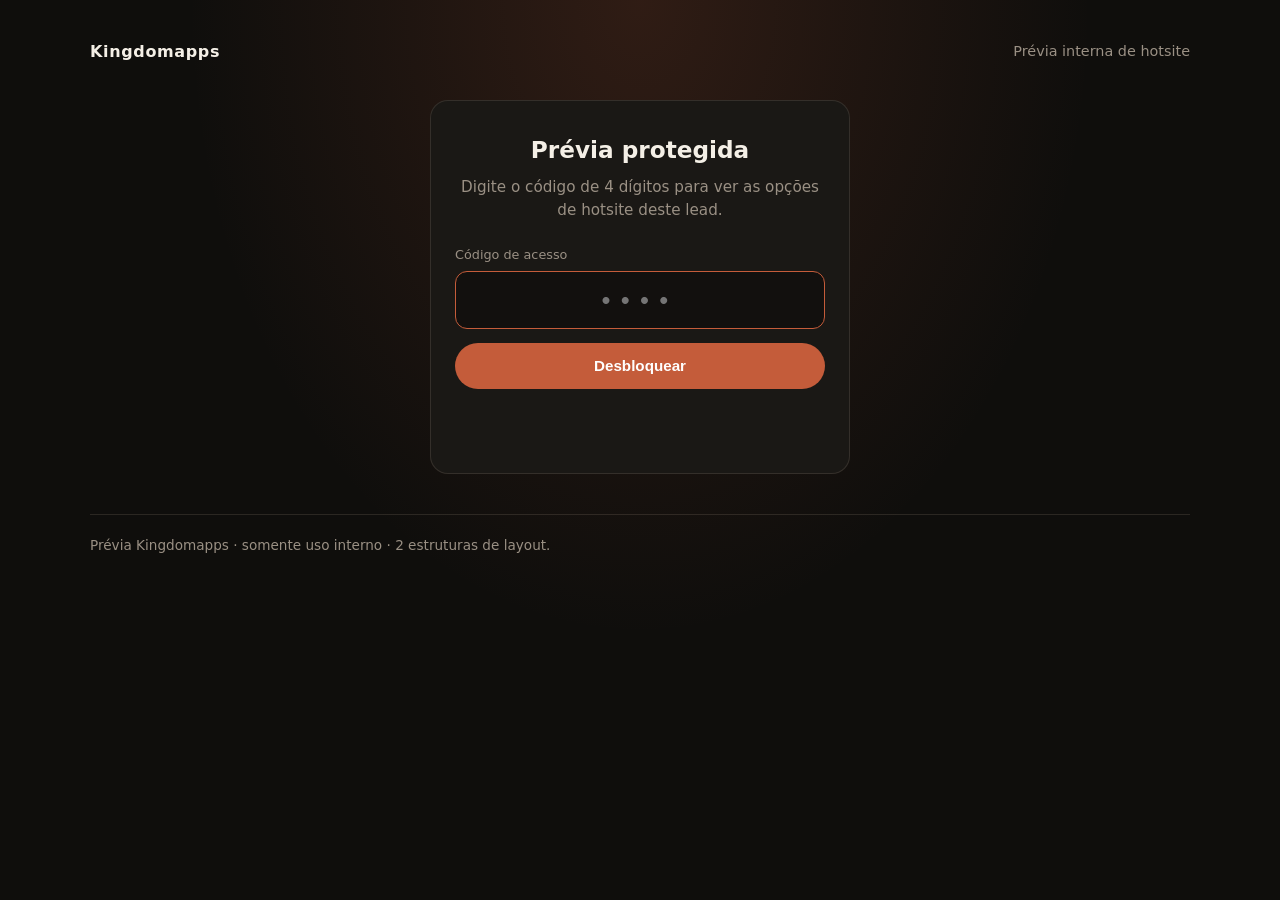
<file: index.html>
<!DOCTYPE html>
<html lang="pt-BR">
<head>
  <meta charset="UTF-8" />
  <meta name="viewport" content="width=device-width, initial-scale=1" />
  <meta name="robots" content="noindex, nofollow" />
  <title>Kingdomapps · Prévia Waku Waku</title>
  <link rel="stylesheet" href="gate.css" />
<!-- Google tag (gtag.js) -->
<script async src="https://www.googletagmanager.com/gtag/js?id=G-NJ030BJ0Z8"></script>
<script>
  window.dataLayer = window.dataLayer || [];
  function gtag(){dataLayer.push(arguments);}
  gtag('js', new Date());
  gtag('config', 'G-NJ030BJ0Z8');
</script>
<script>/* Kingdomapps GA4 eventos CTA */(function(){try{var ev=function(n,p){try{if(typeof gtag==='function')gtag('event',n,p);}catch(e){}};document.addEventListener('click',function(e){var a=e.target&&e.target.closest?e.target.closest('a[href]'):null;if(!a)return;var h=a.href||'',p={link_url:h};if(a.dataset&&a.dataset.plan)p.plan=a.dataset.plan;if(/wa\.me|api\.whatsapp\.com|whatsapp:/i.test(h))ev('click_whatsapp',p);else if(/ifood/i.test(h))ev('click_ifood',p);else if(/99app|99food|\/\/(www\.)?99\.|food\.99/i.test(h))ev('click_99',p);},true);document.addEventListener('submit',function(e){var f=e.target;ev('generate_lead',{form_id:(f&&(f.id||f.getAttribute('name')))||'form',page_location:location.href});},true);}catch(e){}})();</script>
</head>
<body>
  <div class="shell">
    <div class="brand-row">
      <strong>Kingdomapps</strong>
      <span>Prévia interna de hotsite</span>
    </div>

    <!-- Locked state: no version paths, names, links or iframes -->
    <section id="lock" class="lock" aria-labelledby="lock-title">
      <h1 id="lock-title">Prévia protegida</h1>
      <p>Digite o código de 4 dígitos para ver as opções de hotsite deste lead.</p>
      <form id="pin-form" autocomplete="off">
        <label for="pin-input">Código de acesso</label>
        <input
          id="pin-input"
          name="pin"
          type="password"
          inputmode="numeric"
          pattern="[0-9]*"
          maxlength="4"
          placeholder="••••"
          required
          autofocus
        />
        <button type="submit">Desbloquear</button>
        <p class="err" id="pin-err" role="alert"></p>
      </form>
    </section>

    <!-- Unlocked: populated only by gate.js after auth -->
    <section id="gallery" class="hidden" aria-labelledby="gallery-title">
      <div class="toolbar">
        <button type="button" id="logout">Bloquear de novo</button>
      </div>
      <div class="gallery-head">
        <h1 id="gallery-title">Waku Waku</h1>
        <p>Mesmo conteúdo nas duas versões — muda a estrutura do layout (composição, ordem e tratamento das seções). Abra em nova aba para navegar com calma.</p>
      </div>
      <div class="cards" id="cards"></div>
    </section>

    <footer>
      Prévia Kingdomapps · somente uso interno · 2 estruturas de layout.</footer>
  </div>
  <script src="gate.js"></script>
</body>
</html>
</file>
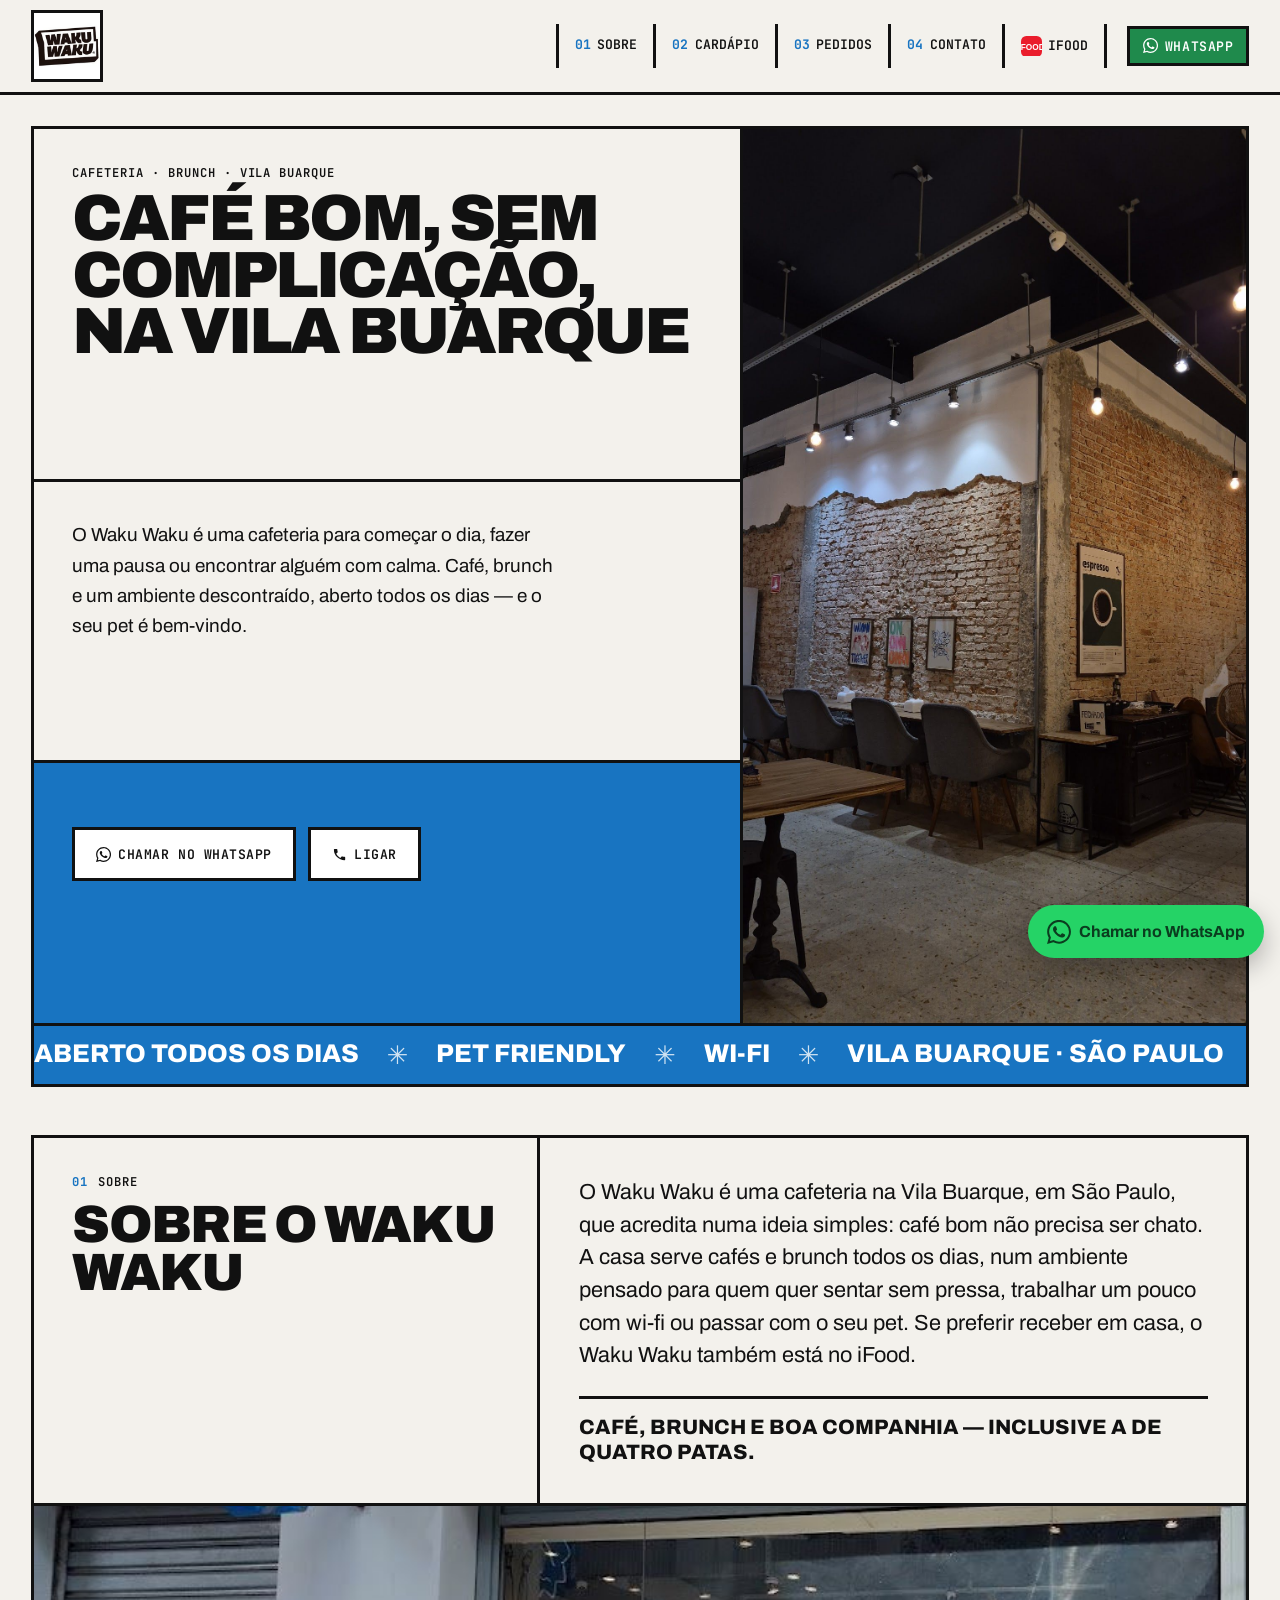
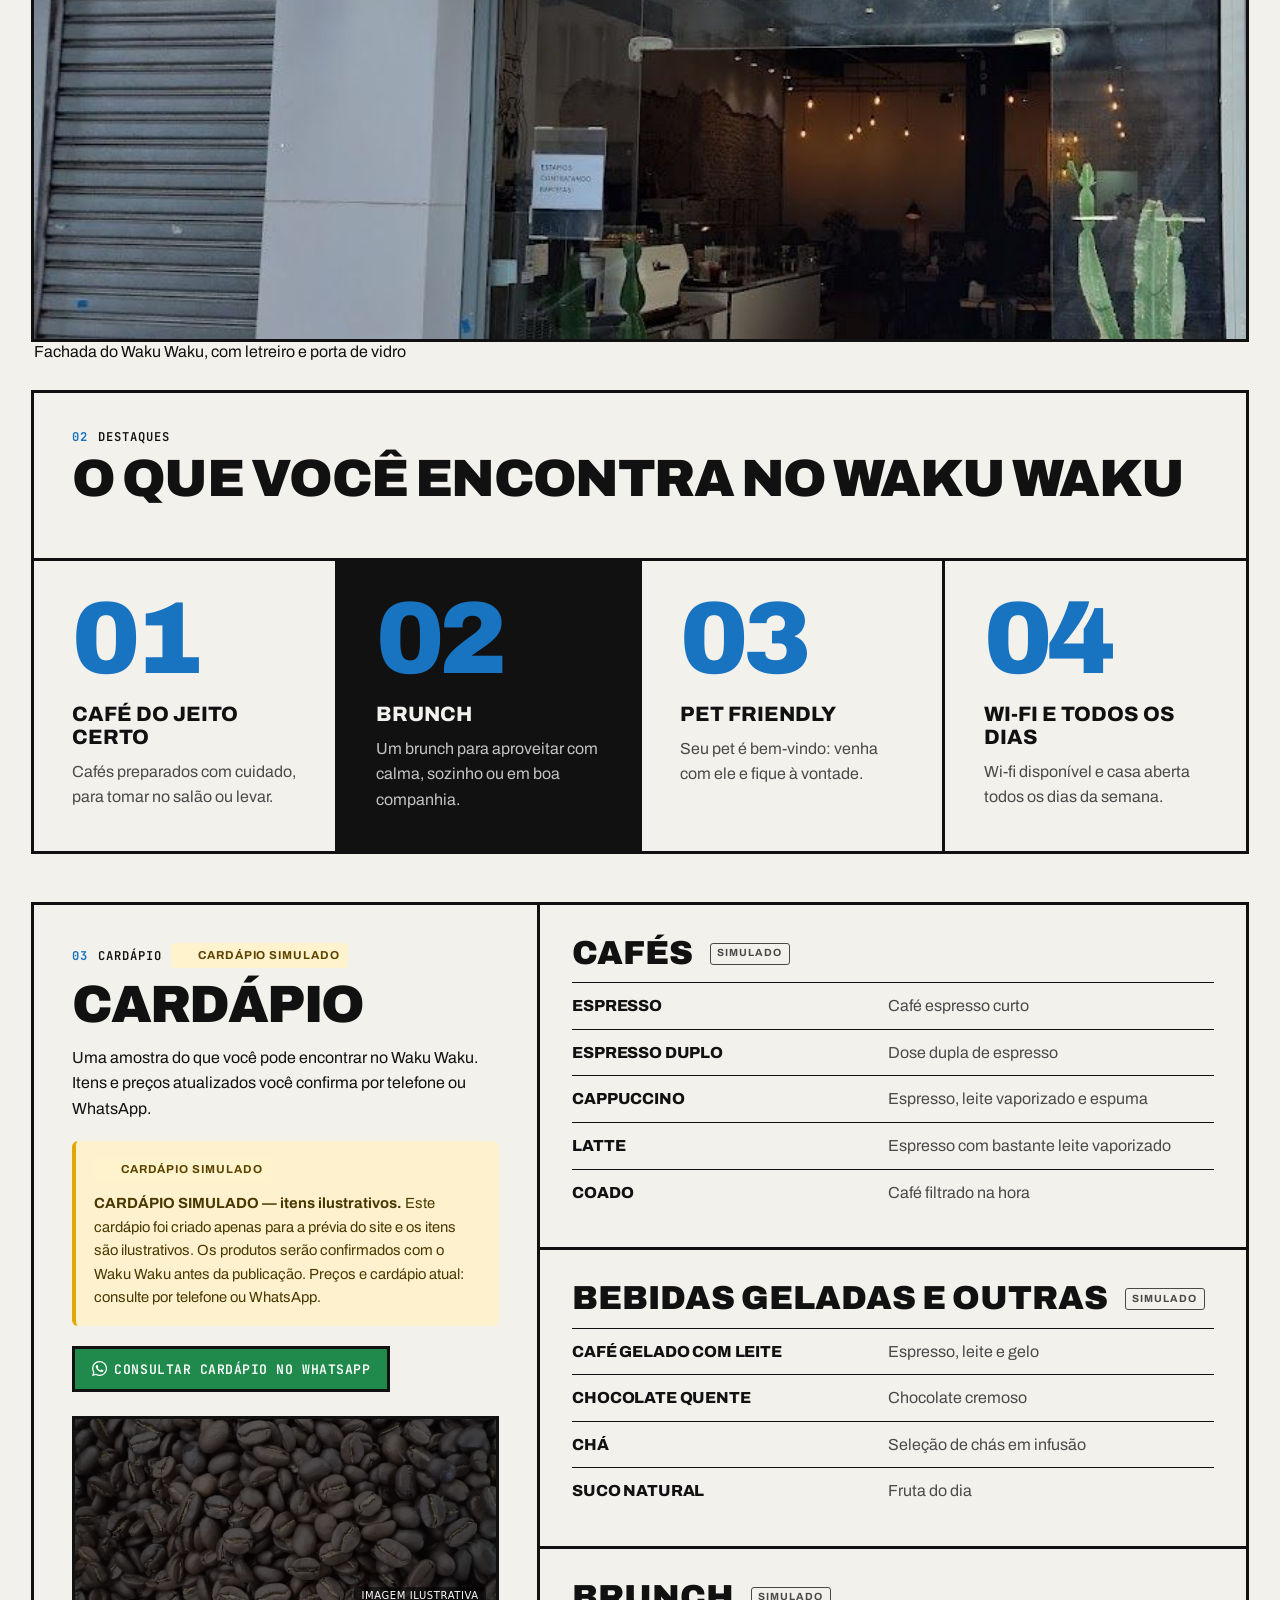
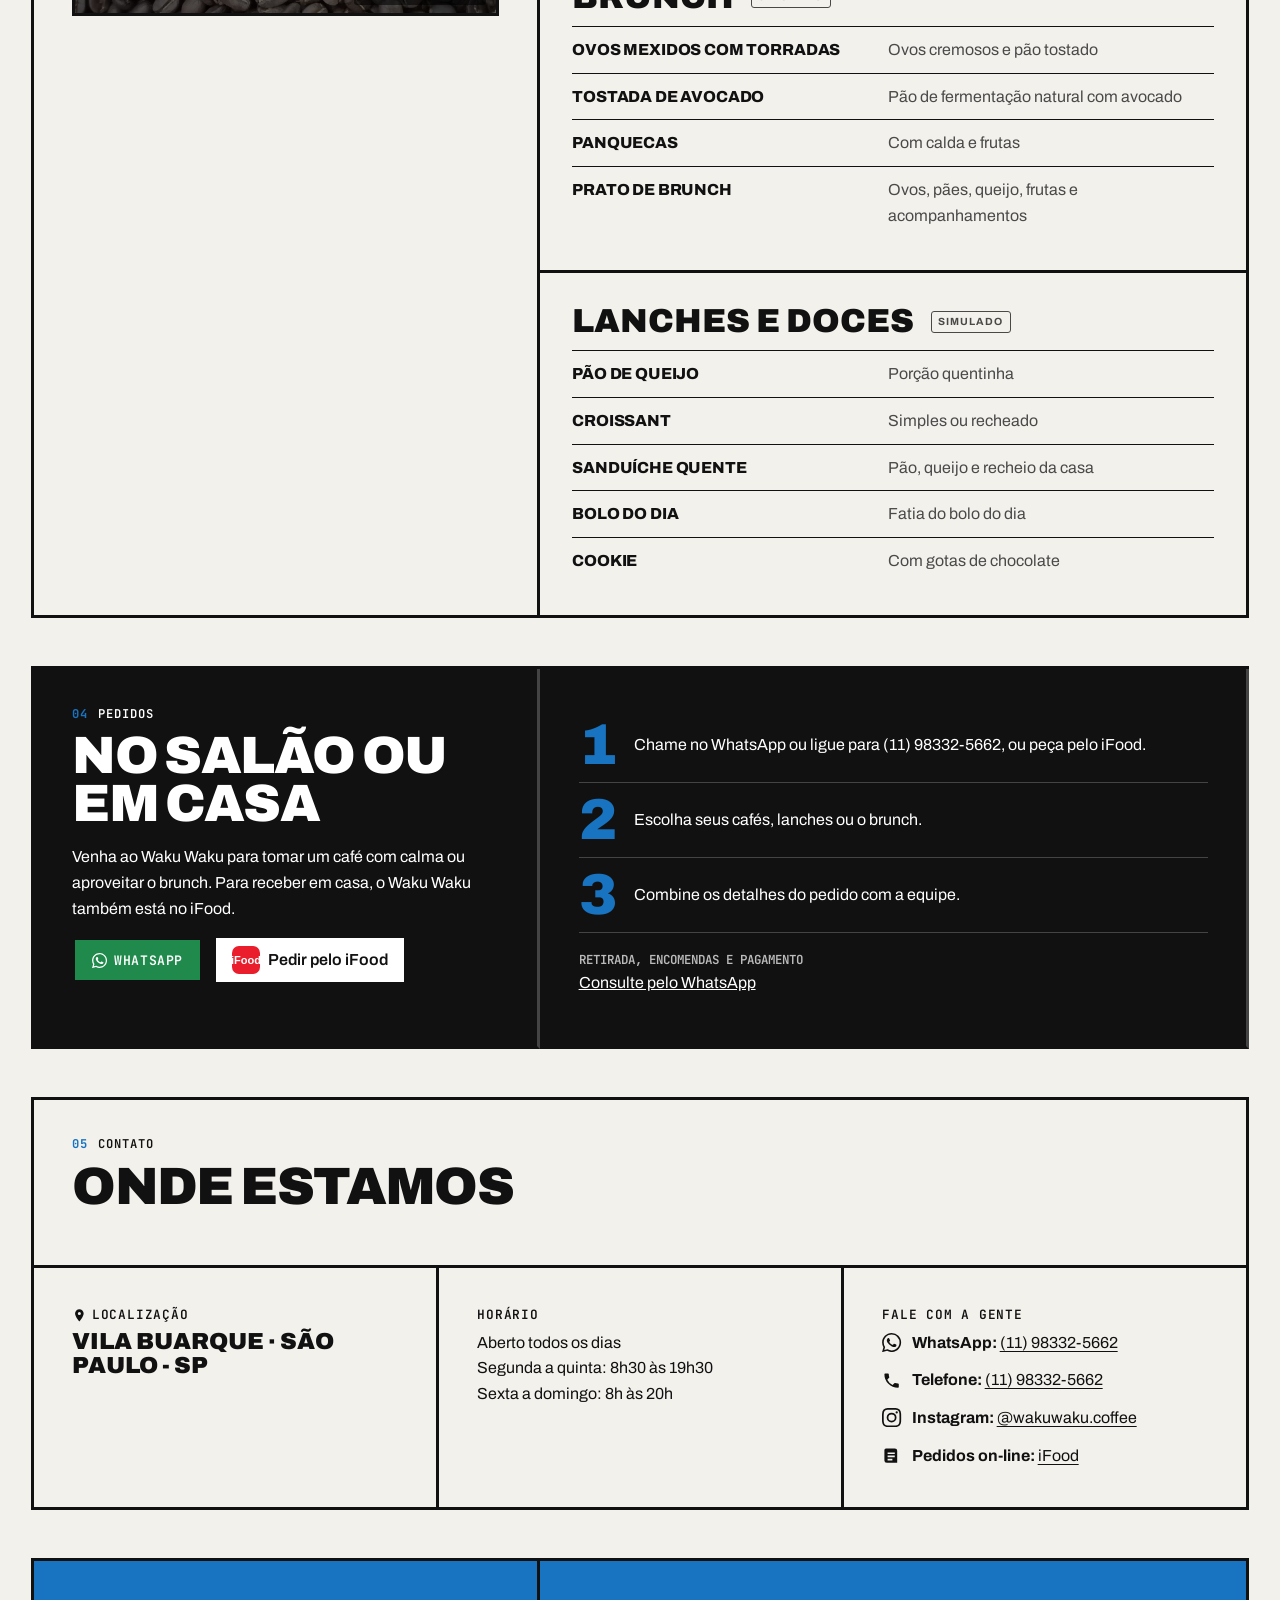
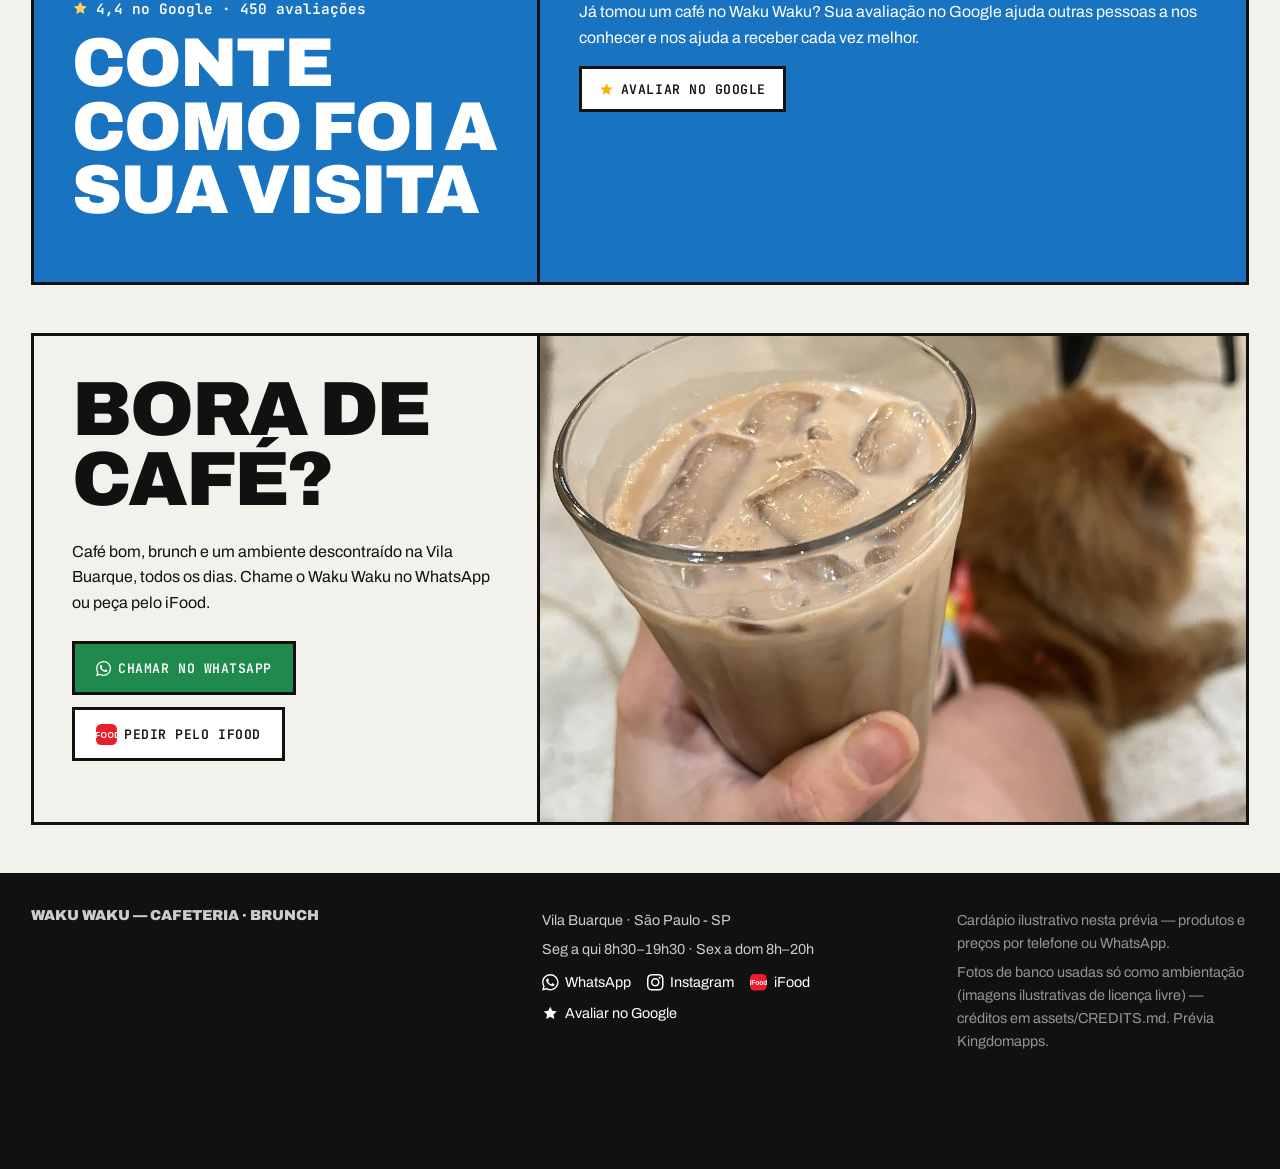
<file: v1/index.html>
<!DOCTYPE html>
<html lang="pt-BR">
<head>
<meta charset="UTF-8" />
<meta name="viewport" content="width=device-width, initial-scale=1" />
<meta name="robots" content="noindex, nofollow" />
<title>Waku Waku | Cafeteria e Brunch na Vila Buarque, São Paulo</title>
<meta name="description" content="Cafeteria e brunch na Vila Buarque, em São Paulo. Aberta todos os dias, pet friendly e com wi-fi. Chame o Waku Waku no WhatsApp ou peça pelo iFood." />
<meta name="theme-color" content="#111111" />
<link rel="icon" type="image/jpeg" href="../assets/img/mark.jpg" />
<link rel="preconnect" href="https://fonts.googleapis.com" />
<link rel="preconnect" href="https://fonts.gstatic.com" crossorigin />
<link rel="stylesheet" href="https://fonts.googleapis.com/css2?family=Archivo:wght@400;600;800;900&family=JetBrains+Mono:wght@600;700&display=swap" />
<link rel="stylesheet" href="../assets/core.css" />
<link rel="stylesheet" href="../assets/E09.css" />
<style>:root{--brand:#1874c1;--brand2:#f3f1ec;--brand-ink:#111111}</style>
<!-- Google tag (gtag.js) -->
<script async src="https://www.googletagmanager.com/gtag/js?id=G-NJ030BJ0Z8"></script>
<script>
  window.dataLayer = window.dataLayer || [];
  function gtag(){dataLayer.push(arguments);}
  gtag('js', new Date());
  gtag('config', 'G-NJ030BJ0Z8');
</script>
<script>/* Kingdomapps GA4 eventos CTA */(function(){try{var ev=function(n,p){try{if(typeof gtag==='function')gtag('event',n,p);}catch(e){}};document.addEventListener('click',function(e){var a=e.target&&e.target.closest?e.target.closest('a[href]'):null;if(!a)return;var h=a.href||'',p={link_url:h};if(a.dataset&&a.dataset.plan)p.plan=a.dataset.plan;if(/wa\.me|api\.whatsapp\.com|whatsapp:/i.test(h))ev('click_whatsapp',p);else if(/ifood/i.test(h))ev('click_ifood',p);else if(/99app|99food|\/\/(www\.)?99\.|food\.99/i.test(h))ev('click_99',p);},true);document.addEventListener('submit',function(e){var f=e.target;ev('generate_lead',{form_id:(f&&(f.id||f.getAttribute('name')))||'form',page_location:location.href});},true);}catch(e){}})();</script>
</head>
<body class="est-E09" data-hours='{"0": [[8, 20]], "1": [[8.5, 19.5]], "2": [[8.5, 19.5]], "3": [[8.5, 19.5]], "4": [[8.5, 19.5]], "5": [[8, 20]], "6": [[8, 20]]}' data-hours-unknown='[]'>
<!-- Kingdomapps · estrutura E09 (Pôster suíço) · v1 · copy: copy.md -->
<a class="skip" href="#conteudo">Pular para o conteúdo</a>
<header class="site-header e9-header" id="header">
  <div class="e9-head">
    <a class="brand e9-brand" href="#topo" aria-label="Waku Waku — início"><img class="brand-mark e9-mark" src="../assets/img/mark.jpg" width="96" height="96" alt="" aria-hidden="true" /></a>
    <nav class="site-nav e9-nav" id="site-nav" aria-label="Principal"><ul><li><a href="#sobre"><span class="e9-n">01</span>Sobre</a></li><li><a href="#cardapio"><span class="e9-n">02</span>Cardápio</a></li><li><a href="#entrega"><span class="e9-n">03</span>Pedidos</a></li><li><a href="#contato"><span class="e9-n">04</span>Contato</a></li><li class="nav-ifood"><a href="https://www.ifood.com.br/delivery/sao-paulo-sp/waku-waku-cafeteria-vila-buarque/ee7c39d1-98cb-4181-a19e-381a27854b3e" target="_blank" rel="noopener"><svg viewBox="0 0 24 24" aria-hidden="true" focusable="false"><rect width="24" height="24" rx="6" fill="#ea1d2c"/><text x="12" y="15.6" text-anchor="middle" font-family="Arial,Helvetica,sans-serif" font-weight="700" font-size="9.5" fill="#fff">iFood</text></svg><span>iFood</span></a></li></ul></nav>
    <a class="btn btn-wa btn-sm header-cta" href="https://wa.me/5511983325662?text=Ol%C3%A1%21%20Vim%20pelo%20site%20do%20Waku%20Waku%20e%20gostaria%20de%20mais%20informa%C3%A7%C3%B5es." target="_blank" rel="noopener"><svg viewBox="0 0 24 24" aria-hidden="true" focusable="false"><path fill="currentColor" d="M17.47 14.38c-.3-.15-1.76-.87-2.03-.97-.27-.1-.47-.15-.67.15-.2.3-.77.97-.94 1.16-.17.2-.35.22-.64.07-.3-.15-1.26-.46-2.39-1.47-.88-.79-1.48-1.76-1.65-2.06-.17-.3-.02-.46.13-.6.13-.14.3-.35.45-.52.15-.17.2-.3.3-.5.1-.2.05-.37-.03-.52-.07-.15-.67-1.61-.92-2.2-.24-.58-.49-.5-.67-.51h-.57c-.2 0-.52.07-.8.37-.27.3-1.04 1.02-1.04 2.48s1.07 2.88 1.21 3.07c.15.2 2.1 3.2 5.08 4.49.71.31 1.26.49 1.7.63.71.22 1.36.19 1.87.12.57-.09 1.76-.72 2-1.41.25-.7.25-1.29.18-1.41-.08-.13-.27-.2-.57-.35zM12.05 21.78a9.87 9.87 0 0 1-5.03-1.38l-.36-.21-3.74.98 1-3.65-.24-.37a9.86 9.86 0 0 1-1.51-5.26c0-5.45 4.44-9.88 9.89-9.88 2.64 0 5.12 1.03 6.99 2.9a9.83 9.83 0 0 1 2.89 6.99c0 5.45-4.44 9.88-9.89 9.88zm8.41-18.3A11.82 11.82 0 0 0 12.05 0C5.5 0 .16 5.34.16 11.89c0 2.1.55 4.14 1.59 5.95L.06 24l6.3-1.65a11.88 11.88 0 0 0 5.69 1.45c6.55 0 11.89-5.34 11.89-11.89 0-3.18-1.24-6.17-3.48-8.41z"/></svg><span>WhatsApp</span></a>
    <button class="nav-toggle" type="button" aria-expanded="false" aria-controls="site-nav"><span class="sr-only">Abrir menu</span><span class="bars" aria-hidden="true"></span></button>
  </div>
</header>
<main id="conteudo">
<section class="e9-hero" id="topo" aria-labelledby="hero-title">
  <div class="e9-grid e9-hero-grid">
    <div class="e9-cell e9-hero-txt">
      <p class="e9-label">Cafeteria · Brunch · Vila Buarque</p>
      <h1 id="hero-title">Café bom, sem complicação, na Vila Buarque</h1>
    </div>
    <div class="e9-cell e9-hero-photo"><figure class="e9-fig"><img src="../assets/img/fotos-foto-2.jpg" width="1200" height="2131" alt="Salão do Waku Waku, com paredes de tijolo aparente, bancada e luminárias" fetchpriority="high" /></figure></div>
    <div class="e9-cell e9-hero-lead"><p>O Waku Waku é uma cafeteria para começar o dia, fazer uma pausa ou encontrar alguém com calma. Café, brunch e um ambiente descontraído, aberto todos os dias — e o seu pet é bem-vindo.</p><p class="open-badge" data-open-badge hidden></p></div>
    <div class="e9-cell e9-hero-ctas"><div class="hero-ctas"><a class="btn btn-wa btn-lg" href="https://wa.me/5511983325662?text=Ol%C3%A1%21%20Vim%20pelo%20site%20do%20Waku%20Waku%20e%20gostaria%20de%20mais%20informa%C3%A7%C3%B5es." target="_blank" rel="noopener"><svg viewBox="0 0 24 24" aria-hidden="true" focusable="false"><path fill="currentColor" d="M17.47 14.38c-.3-.15-1.76-.87-2.03-.97-.27-.1-.47-.15-.67.15-.2.3-.77.97-.94 1.16-.17.2-.35.22-.64.07-.3-.15-1.26-.46-2.39-1.47-.88-.79-1.48-1.76-1.65-2.06-.17-.3-.02-.46.13-.6.13-.14.3-.35.45-.52.15-.17.2-.3.3-.5.1-.2.05-.37-.03-.52-.07-.15-.67-1.61-.92-2.2-.24-.58-.49-.5-.67-.51h-.57c-.2 0-.52.07-.8.37-.27.3-1.04 1.02-1.04 2.48s1.07 2.88 1.21 3.07c.15.2 2.1 3.2 5.08 4.49.71.31 1.26.49 1.7.63.71.22 1.36.19 1.87.12.57-.09 1.76-.72 2-1.41.25-.7.25-1.29.18-1.41-.08-.13-.27-.2-.57-.35zM12.05 21.78a9.87 9.87 0 0 1-5.03-1.38l-.36-.21-3.74.98 1-3.65-.24-.37a9.86 9.86 0 0 1-1.51-5.26c0-5.45 4.44-9.88 9.89-9.88 2.64 0 5.12 1.03 6.99 2.9a9.83 9.83 0 0 1 2.89 6.99c0 5.45-4.44 9.88-9.89 9.88zm8.41-18.3A11.82 11.82 0 0 0 12.05 0C5.5 0 .16 5.34.16 11.89c0 2.1.55 4.14 1.59 5.95L.06 24l6.3-1.65a11.88 11.88 0 0 0 5.69 1.45c6.55 0 11.89-5.34 11.89-11.89 0-3.18-1.24-6.17-3.48-8.41z"/></svg><span>Chamar no WhatsApp</span></a><a class="btn btn-ghost btn-lg btn-tel" href="tel:+5511983325662"><svg viewBox="0 0 24 24" aria-hidden="true" focusable="false"><path fill="currentColor" d="M6.6 10.8a15.1 15.1 0 0 0 6.6 6.6l2.2-2.2a1 1 0 0 1 1-.25 11.4 11.4 0 0 0 3.6.57 1 1 0 0 1 1 1V20a1 1 0 0 1-1 1A17 17 0 0 1 3 4a1 1 0 0 1 1-1h3.5a1 1 0 0 1 1 1c0 1.25.2 2.45.57 3.57a1 1 0 0 1-.25 1z"/></svg><span>Ligar</span></a></div></div>
  </div>
  <div class="e9-marquee" aria-hidden="true"><div class="e9-mq-track"><span>Aberto todos os dias</span><span class="e9-star" aria-hidden="true">✳</span><span>Pet friendly</span><span class="e9-star" aria-hidden="true">✳</span><span>Wi-fi</span><span class="e9-star" aria-hidden="true">✳</span><span>Vila Buarque · São Paulo</span><span class="e9-star" aria-hidden="true">✳</span><span>Aberto todos os dias</span><span class="e9-star" aria-hidden="true">✳</span><span>Pet friendly</span><span class="e9-star" aria-hidden="true">✳</span><span>Wi-fi</span><span class="e9-star" aria-hidden="true">✳</span><span>Vila Buarque · São Paulo</span><span class="e9-star" aria-hidden="true">✳</span><span>Aberto todos os dias</span><span class="e9-star" aria-hidden="true">✳</span><span>Pet friendly</span><span class="e9-star" aria-hidden="true">✳</span><span>Wi-fi</span><span class="e9-star" aria-hidden="true">✳</span><span>Vila Buarque · São Paulo</span><span class="e9-star" aria-hidden="true">✳</span><span>Aberto todos os dias</span><span class="e9-star" aria-hidden="true">✳</span><span>Pet friendly</span><span class="e9-star" aria-hidden="true">✳</span><span>Wi-fi</span><span class="e9-star" aria-hidden="true">✳</span><span>Vila Buarque · São Paulo</span><span class="e9-star" aria-hidden="true">✳</span></div></div><ul class="sr-only"><li>Aberto todos os dias</li><li>Pet friendly</li><li>Wi-fi</li><li>Vila Buarque · São Paulo</li></ul>
</section>
<section class="e9-sec" id="sobre" aria-labelledby="sobre-title">
  <div class="e9-grid e9-two">
    <div class="e9-cell e9-head-cell"><p class="e9-label"><span class="e9-n">01</span> Sobre</p><h2 id="sobre-title">Sobre o Waku Waku</h2></div>
    <div class="e9-cell"><p class="e9-big">O Waku Waku é uma cafeteria na Vila Buarque, em São Paulo, que acredita numa ideia simples: café bom não precisa ser chato. A casa serve cafés e brunch todos os dias, num ambiente pensado para quem quer sentar sem pressa, trabalhar um pouco com wi-fi ou passar com o seu pet. Se preferir receber em casa, o Waku Waku também está no iFood.</p><p class="e9-apoio">Café, brunch e boa companhia — inclusive a de quatro patas.</p></div>
    <div class="e9-cell e9-span e9-wide-photo"><figure class="e9-fig"><img src="../assets/img/fotos-foto-1.jpg" width="860" height="900" alt="Fachada do Waku Waku, com letreiro e porta de vidro" loading="lazy" decoding="async" /><figcaption>Fachada do Waku Waku, com letreiro e porta de vidro</figcaption></figure></div>
  </div>
</section>
<section class="e9-sec" id="destaques" aria-labelledby="dest-title">
  <div class="e9-grid"><div class="e9-cell e9-span e9-head-cell"><p class="e9-label"><span class="e9-n">02</span> Destaques</p><h2 id="dest-title">O que você encontra no Waku Waku</h2></div></div>
  <ul class="e9-grid e9-boxes"><li class="e9-cell e9-box"><span class="e9-num" aria-hidden="true">01</span><h3>Café do jeito certo</h3><p>Cafés preparados com cuidado, para tomar no salão ou levar.</p></li><li class="e9-cell e9-box"><span class="e9-num" aria-hidden="true">02</span><h3>Brunch</h3><p>Um brunch para aproveitar com calma, sozinho ou em boa companhia.</p></li><li class="e9-cell e9-box"><span class="e9-num" aria-hidden="true">03</span><h3>Pet friendly</h3><p>Seu pet é bem-vindo: venha com ele e fique à vontade.</p></li><li class="e9-cell e9-box"><span class="e9-num" aria-hidden="true">04</span><h3>Wi-fi e todos os dias</h3><p>Wi-fi disponível e casa aberta todos os dias da semana.</p></li></ul>
</section>
<section class="e9-sec e9-menu" id="cardapio" aria-labelledby="menu-title">
  <div class="e9-grid e9-two">
    <div class="e9-cell e9-head-cell"><p class="e9-label"><span class="e9-n">03</span> Cardápio <span class="sim-badge">Cardápio simulado</span></p><h2 id="menu-title">Cardápio</h2><p>Uma amostra do que você pode encontrar no Waku Waku. Itens e preços atualizados você confirma por telefone ou WhatsApp.</p>
      <div class="sim-notice" role="note"><span class="sim-badge">Cardápio simulado</span><p><strong>CARDÁPIO SIMULADO — itens ilustrativos.</strong> Este cardápio foi criado apenas para a prévia do site e os itens são ilustrativos. Os produtos serão confirmados com o Waku Waku antes da publicação. Preços e cardápio atual: consulte por telefone ou WhatsApp.</p></div>
      <a class="btn btn-wa" href="https://wa.me/5511983325662?text=Ol%C3%A1%21%20Vim%20pelo%20site%20do%20Waku%20Waku%20e%20gostaria%20de%20mais%20informa%C3%A7%C3%B5es." target="_blank" rel="noopener"><svg viewBox="0 0 24 24" aria-hidden="true" focusable="false"><path fill="currentColor" d="M17.47 14.38c-.3-.15-1.76-.87-2.03-.97-.27-.1-.47-.15-.67.15-.2.3-.77.97-.94 1.16-.17.2-.35.22-.64.07-.3-.15-1.26-.46-2.39-1.47-.88-.79-1.48-1.76-1.65-2.06-.17-.3-.02-.46.13-.6.13-.14.3-.35.45-.52.15-.17.2-.3.3-.5.1-.2.05-.37-.03-.52-.07-.15-.67-1.61-.92-2.2-.24-.58-.49-.5-.67-.51h-.57c-.2 0-.52.07-.8.37-.27.3-1.04 1.02-1.04 2.48s1.07 2.88 1.21 3.07c.15.2 2.1 3.2 5.08 4.49.71.31 1.26.49 1.7.63.71.22 1.36.19 1.87.12.57-.09 1.76-.72 2-1.41.25-.7.25-1.29.18-1.41-.08-.13-.27-.2-.57-.35zM12.05 21.78a9.87 9.87 0 0 1-5.03-1.38l-.36-.21-3.74.98 1-3.65-.24-.37a9.86 9.86 0 0 1-1.51-5.26c0-5.45 4.44-9.88 9.89-9.88 2.64 0 5.12 1.03 6.99 2.9a9.83 9.83 0 0 1 2.89 6.99c0 5.45-4.44 9.88-9.89 9.88zm8.41-18.3A11.82 11.82 0 0 0 12.05 0C5.5 0 .16 5.34.16 11.89c0 2.1.55 4.14 1.59 5.95L.06 24l6.3-1.65a11.88 11.88 0 0 0 5.69 1.45c6.55 0 11.89-5.34 11.89-11.89 0-3.18-1.24-6.17-3.48-8.41z"/></svg><span>Consultar cardápio no WhatsApp</span></a>
      <div class="e9-amb"><div class="amb amb-menu" style="--amb:url('../assets/img/ambiente-coffee-beans-roasted.jpg')" aria-hidden="true"><span class="amb-tag">Imagem ilustrativa</span></div></div>
    </div>
    <div class="e9-cell e9-table"><div class="e9-cat"><h3>Cafés <span class="sim-tag">Simulado</span></h3><ul><li><span class="e9-dish">Espresso</span><span class="e9-desc">Café espresso curto</span></li><li><span class="e9-dish">Espresso duplo</span><span class="e9-desc">Dose dupla de espresso</span></li><li><span class="e9-dish">Cappuccino</span><span class="e9-desc">Espresso, leite vaporizado e espuma</span></li><li><span class="e9-dish">Latte</span><span class="e9-desc">Espresso com bastante leite vaporizado</span></li><li><span class="e9-dish">Coado</span><span class="e9-desc">Café filtrado na hora</span></li></ul></div><div class="e9-cat"><h3>Bebidas geladas e outras <span class="sim-tag">Simulado</span></h3><ul><li><span class="e9-dish">Café gelado com leite</span><span class="e9-desc">Espresso, leite e gelo</span></li><li><span class="e9-dish">Chocolate quente</span><span class="e9-desc">Chocolate cremoso</span></li><li><span class="e9-dish">Chá</span><span class="e9-desc">Seleção de chás em infusão</span></li><li><span class="e9-dish">Suco natural</span><span class="e9-desc">Fruta do dia</span></li></ul></div><div class="e9-cat"><h3>Brunch <span class="sim-tag">Simulado</span></h3><ul><li><span class="e9-dish">Ovos mexidos com torradas</span><span class="e9-desc">Ovos cremosos e pão tostado</span></li><li><span class="e9-dish">Tostada de avocado</span><span class="e9-desc">Pão de fermentação natural com avocado</span></li><li><span class="e9-dish">Panquecas</span><span class="e9-desc">Com calda e frutas</span></li><li><span class="e9-dish">Prato de brunch</span><span class="e9-desc">Ovos, pães, queijo, frutas e acompanhamentos</span></li></ul></div><div class="e9-cat"><h3>Lanches e doces <span class="sim-tag">Simulado</span></h3><ul><li><span class="e9-dish">Pão de queijo</span><span class="e9-desc">Porção quentinha</span></li><li><span class="e9-dish">Croissant</span><span class="e9-desc">Simples ou recheado</span></li><li><span class="e9-dish">Sanduíche quente</span><span class="e9-desc">Pão, queijo e recheio da casa</span></li><li><span class="e9-dish">Bolo do dia</span><span class="e9-desc">Fatia do bolo do dia</span></li><li><span class="e9-dish">Cookie</span><span class="e9-desc">Com gotas de chocolate</span></li></ul></div></div>
  </div>
</section>
<section class="e9-sec e9-black" id="entrega" aria-labelledby="ent-title">
  <div class="e9-grid e9-two">
    <div class="e9-cell e9-head-cell"><p class="e9-label"><span class="e9-n">04</span> Pedidos</p><h2 id="ent-title">No salão ou em casa</h2><p>Venha ao Waku Waku para tomar um café com calma ou aproveitar o brunch. Para receber em casa, o Waku Waku também está no iFood.</p><div class="order-links"><a class="btn btn-wa" href="https://wa.me/5511983325662?text=Ol%C3%A1%21%20Vim%20pelo%20site%20do%20Waku%20Waku%20e%20gostaria%20de%20mais%20informa%C3%A7%C3%B5es." target="_blank" rel="noopener"><svg viewBox="0 0 24 24" aria-hidden="true" focusable="false"><path fill="currentColor" d="M17.47 14.38c-.3-.15-1.76-.87-2.03-.97-.27-.1-.47-.15-.67.15-.2.3-.77.97-.94 1.16-.17.2-.35.22-.64.07-.3-.15-1.26-.46-2.39-1.47-.88-.79-1.48-1.76-1.65-2.06-.17-.3-.02-.46.13-.6.13-.14.3-.35.45-.52.15-.17.2-.3.3-.5.1-.2.05-.37-.03-.52-.07-.15-.67-1.61-.92-2.2-.24-.58-.49-.5-.67-.51h-.57c-.2 0-.52.07-.8.37-.27.3-1.04 1.02-1.04 2.48s1.07 2.88 1.21 3.07c.15.2 2.1 3.2 5.08 4.49.71.31 1.26.49 1.7.63.71.22 1.36.19 1.87.12.57-.09 1.76-.72 2-1.41.25-.7.25-1.29.18-1.41-.08-.13-.27-.2-.57-.35zM12.05 21.78a9.87 9.87 0 0 1-5.03-1.38l-.36-.21-3.74.98 1-3.65-.24-.37a9.86 9.86 0 0 1-1.51-5.26c0-5.45 4.44-9.88 9.89-9.88 2.64 0 5.12 1.03 6.99 2.9a9.83 9.83 0 0 1 2.89 6.99c0 5.45-4.44 9.88-9.89 9.88zm8.41-18.3A11.82 11.82 0 0 0 12.05 0C5.5 0 .16 5.34.16 11.89c0 2.1.55 4.14 1.59 5.95L.06 24l6.3-1.65a11.88 11.88 0 0 0 5.69 1.45c6.55 0 11.89-5.34 11.89-11.89 0-3.18-1.24-6.17-3.48-8.41z"/></svg><span>WhatsApp</span></a><a class="app-link app-ifood" href="https://www.ifood.com.br/delivery/sao-paulo-sp/waku-waku-cafeteria-vila-buarque/ee7c39d1-98cb-4181-a19e-381a27854b3e" target="_blank" rel="noopener"><svg viewBox="0 0 24 24" aria-hidden="true" focusable="false"><rect width="24" height="24" rx="6" fill="#ea1d2c"/><text x="12" y="15.6" text-anchor="middle" font-family="Arial,Helvetica,sans-serif" font-weight="700" font-size="9.5" fill="#fff">iFood</text></svg><span>Pedir pelo iFood</span></a></div></div>
    <div class="e9-cell"><ol class="e9-steps"><li><span class="e9-num">1</span><p>Chame no WhatsApp ou ligue para (11) 98332-5662, ou peça pelo iFood.</p></li><li><span class="e9-num">2</span><p>Escolha seus cafés, lanches ou o brunch.</p></li><li><span class="e9-num">3</span><p>Combine os detalhes do pedido com a equipe.</p></li></ol><dl class="e9-kv"><div><dt>Retirada, encomendas e pagamento</dt><dd><a href="https://wa.me/5511983325662?text=Ol%C3%A1%21%20Vim%20pelo%20site%20do%20Waku%20Waku%20e%20gostaria%20de%20mais%20informa%C3%A7%C3%B5es." target="_blank" rel="noopener">Consulte pelo WhatsApp</a></dd></div></dl></div>
  </div>
</section>
<section class="e9-sec" id="contato" aria-labelledby="ct-title">
  <div class="e9-grid"><div class="e9-cell e9-span e9-head-cell"><p class="e9-label"><span class="e9-n">05</span> Contato</p><h2 id="ct-title">Onde estamos</h2></div></div>
  <div class="e9-grid e9-three">
    <div class="e9-cell"><div class="ct-card ct-addr"><h3><svg viewBox="0 0 24 24" aria-hidden="true" focusable="false"><path fill="currentColor" d="M12 2a7 7 0 0 0-7 7c0 5.25 7 13 7 13s7-7.75 7-13a7 7 0 0 0-7-7zm0 9.5a2.5 2.5 0 1 1 0-5 2.5 2.5 0 0 1 0 5z"/></svg><span>Localização</span></h3><p>Vila Buarque · São Paulo - SP</p></div></div>
    <div class="e9-cell"><div class="ct-card ct-hours"><h3>Horário</h3><p>Aberto todos os dias<br />Segunda a quinta: 8h30 às 19h30<br />Sexta a domingo: 8h às 20h</p><p class="open-badge" data-open-badge hidden></p></div></div>
    <div class="e9-cell"><div class="ct-card"><h3>Fale com a gente</h3><ul class="ct-list"><li><svg viewBox="0 0 24 24" aria-hidden="true" focusable="false"><path fill="currentColor" d="M17.47 14.38c-.3-.15-1.76-.87-2.03-.97-.27-.1-.47-.15-.67.15-.2.3-.77.97-.94 1.16-.17.2-.35.22-.64.07-.3-.15-1.26-.46-2.39-1.47-.88-.79-1.48-1.76-1.65-2.06-.17-.3-.02-.46.13-.6.13-.14.3-.35.45-.52.15-.17.2-.3.3-.5.1-.2.05-.37-.03-.52-.07-.15-.67-1.61-.92-2.2-.24-.58-.49-.5-.67-.51h-.57c-.2 0-.52.07-.8.37-.27.3-1.04 1.02-1.04 2.48s1.07 2.88 1.21 3.07c.15.2 2.1 3.2 5.08 4.49.71.31 1.26.49 1.7.63.71.22 1.36.19 1.87.12.57-.09 1.76-.72 2-1.41.25-.7.25-1.29.18-1.41-.08-.13-.27-.2-.57-.35zM12.05 21.78a9.87 9.87 0 0 1-5.03-1.38l-.36-.21-3.74.98 1-3.65-.24-.37a9.86 9.86 0 0 1-1.51-5.26c0-5.45 4.44-9.88 9.89-9.88 2.64 0 5.12 1.03 6.99 2.9a9.83 9.83 0 0 1 2.89 6.99c0 5.45-4.44 9.88-9.89 9.88zm8.41-18.3A11.82 11.82 0 0 0 12.05 0C5.5 0 .16 5.34.16 11.89c0 2.1.55 4.14 1.59 5.95L.06 24l6.3-1.65a11.88 11.88 0 0 0 5.69 1.45c6.55 0 11.89-5.34 11.89-11.89 0-3.18-1.24-6.17-3.48-8.41z"/></svg><span><strong>WhatsApp:</strong> <a href="https://wa.me/5511983325662?text=Ol%C3%A1%21%20Vim%20pelo%20site%20do%20Waku%20Waku%20e%20gostaria%20de%20mais%20informa%C3%A7%C3%B5es." target="_blank" rel="noopener">(11) 98332-5662</a></span></li><li><svg viewBox="0 0 24 24" aria-hidden="true" focusable="false"><path fill="currentColor" d="M6.6 10.8a15.1 15.1 0 0 0 6.6 6.6l2.2-2.2a1 1 0 0 1 1-.25 11.4 11.4 0 0 0 3.6.57 1 1 0 0 1 1 1V20a1 1 0 0 1-1 1A17 17 0 0 1 3 4a1 1 0 0 1 1-1h3.5a1 1 0 0 1 1 1c0 1.25.2 2.45.57 3.57a1 1 0 0 1-.25 1z"/></svg><span><strong>Telefone:</strong> <a href="tel:+5511983325662">(11) 98332-5662</a></span></li><li><svg viewBox="0 0 24 24" aria-hidden="true" focusable="false"><path fill="currentColor" d="M12 2.2c3.2 0 3.58.01 4.85.07 3.25.15 4.77 1.69 4.92 4.92.06 1.27.07 1.65.07 4.85s-.01 3.58-.07 4.85c-.15 3.23-1.66 4.77-4.92 4.92-1.27.06-1.65.07-4.85.07s-3.58-.01-4.85-.07c-3.26-.15-4.77-1.7-4.92-4.92C2.17 15.58 2.16 15.2 2.16 12s.01-3.58.07-4.85C2.38 3.92 3.9 2.38 7.15 2.23 8.42 2.17 8.8 2.16 12 2.16zM12 0C8.74 0 8.33.01 7.05.07 2.7.27.27 2.69.07 7.05.01 8.33 0 8.74 0 12s.01 3.67.07 4.95c.2 4.36 2.62 6.78 6.98 6.98C8.33 23.99 8.74 24 12 24s3.67-.01 4.95-.07c4.35-.2 6.78-2.62 6.98-6.98.06-1.28.07-1.69.07-4.95s-.01-3.67-.07-4.95c-.2-4.35-2.62-6.78-6.98-6.98C15.67.01 15.26 0 12 0zm0 5.84a6.16 6.16 0 1 0 0 12.32 6.16 6.16 0 0 0 0-12.32zM12 16a4 4 0 1 1 0-8 4 4 0 0 1 0 8zm6.4-11.85a1.44 1.44 0 1 0 0 2.88 1.44 1.44 0 0 0 0-2.88z"/></svg><span><strong>Instagram:</strong> <a href="https://instagram.com/wakuwaku.coffee" target="_blank" rel="noopener">@wakuwaku.coffee</a></span></li><li><svg viewBox="0 0 24 24" aria-hidden="true" focusable="false"><path fill="currentColor" d="M5 3h11a3 3 0 0 1 3 3v15H6a3 3 0 0 1-3-3V5a2 2 0 0 1 2-2zm2 5v2h9V8H7zm0 4v2h9v-2H7zm0 4v2h6v-2H7z"/></svg><span><strong>Pedidos on-line:</strong> <a href="https://www.ifood.com.br/delivery/sao-paulo-sp/waku-waku-cafeteria-vila-buarque/ee7c39d1-98cb-4181-a19e-381a27854b3e" target="_blank" rel="noopener">iFood</a></span></li></ul></div></div>
  </div>
</section>
<section class="e9-sec e9-accent" id="avaliar" aria-labelledby="av-title">
  <div class="e9-grid e9-two">
    <div class="e9-cell e9-rate"><p class="selo"><svg viewBox="0 0 24 24" aria-hidden="true" focusable="false"><path fill="currentColor" d="M12 2.5l2.9 6 6.6.8-4.9 4.5 1.3 6.5L12 17.1l-5.9 3.2 1.3-6.5L2.5 9.3l6.6-.8z"/></svg><span>4,4 no Google · 450 avaliações</span></p><h2 id="av-title">Conte como foi a sua visita</h2></div>
    <div class="e9-cell"><p>Já tomou um café no Waku Waku? Sua avaliação no Google ajuda outras pessoas a nos conhecer e nos ajuda a receber cada vez melhor.</p><a class="btn btn-review" href="https://search.google.com/local/writereview?placeid=ChIJa4H6ICpZzpQRy_oTSO6KaWc" target="_blank" rel="noopener"><svg viewBox="0 0 24 24" aria-hidden="true" focusable="false"><path fill="currentColor" d="M12 2.5l2.9 6 6.6.8-4.9 4.5 1.3 6.5L12 17.1l-5.9 3.2 1.3-6.5L2.5 9.3l6.6-.8z"/></svg><span>Avaliar no Google</span></a></div>
  </div>
</section>
<section class="e9-sec cta-final" id="cta-final" aria-labelledby="cta-title">
  <div class="e9-grid e9-two">
    <div class="e9-cell e9-cta-txt"><h2 id="cta-title">Bora de café?</h2><p>Café bom, brunch e um ambiente descontraído na Vila Buarque, todos os dias. Chame o Waku Waku no WhatsApp ou peça pelo iFood.</p><div class="hero-ctas"><a class="btn btn-wa btn-lg" href="https://wa.me/5511983325662?text=Ol%C3%A1%21%20Vim%20pelo%20site%20do%20Waku%20Waku%20e%20gostaria%20de%20mais%20informa%C3%A7%C3%B5es." target="_blank" rel="noopener"><svg viewBox="0 0 24 24" aria-hidden="true" focusable="false"><path fill="currentColor" d="M17.47 14.38c-.3-.15-1.76-.87-2.03-.97-.27-.1-.47-.15-.67.15-.2.3-.77.97-.94 1.16-.17.2-.35.22-.64.07-.3-.15-1.26-.46-2.39-1.47-.88-.79-1.48-1.76-1.65-2.06-.17-.3-.02-.46.13-.6.13-.14.3-.35.45-.52.15-.17.2-.3.3-.5.1-.2.05-.37-.03-.52-.07-.15-.67-1.61-.92-2.2-.24-.58-.49-.5-.67-.51h-.57c-.2 0-.52.07-.8.37-.27.3-1.04 1.02-1.04 2.48s1.07 2.88 1.21 3.07c.15.2 2.1 3.2 5.08 4.49.71.31 1.26.49 1.7.63.71.22 1.36.19 1.87.12.57-.09 1.76-.72 2-1.41.25-.7.25-1.29.18-1.41-.08-.13-.27-.2-.57-.35zM12.05 21.78a9.87 9.87 0 0 1-5.03-1.38l-.36-.21-3.74.98 1-3.65-.24-.37a9.86 9.86 0 0 1-1.51-5.26c0-5.45 4.44-9.88 9.89-9.88 2.64 0 5.12 1.03 6.99 2.9a9.83 9.83 0 0 1 2.89 6.99c0 5.45-4.44 9.88-9.89 9.88zm8.41-18.3A11.82 11.82 0 0 0 12.05 0C5.5 0 .16 5.34.16 11.89c0 2.1.55 4.14 1.59 5.95L.06 24l6.3-1.65a11.88 11.88 0 0 0 5.69 1.45c6.55 0 11.89-5.34 11.89-11.89 0-3.18-1.24-6.17-3.48-8.41z"/></svg><span>Chamar no WhatsApp</span></a><a class="btn btn-ghost btn-lg btn-ifood" href="https://www.ifood.com.br/delivery/sao-paulo-sp/waku-waku-cafeteria-vila-buarque/ee7c39d1-98cb-4181-a19e-381a27854b3e" target="_blank" rel="noopener"><svg viewBox="0 0 24 24" aria-hidden="true" focusable="false"><rect width="24" height="24" rx="6" fill="#ea1d2c"/><text x="12" y="15.6" text-anchor="middle" font-family="Arial,Helvetica,sans-serif" font-weight="700" font-size="9.5" fill="#fff">iFood</text></svg><span>Pedir pelo iFood</span></a></div></div>
    <div class="e9-cell e9-cta-img"><figure class="e9-fig"><img src="../assets/img/fotos-foto-3.jpg" width="1200" height="1600" alt="Café gelado com leite servido no copo" loading="lazy" decoding="async" /></figure></div>
  </div>
</section>
</main>
<footer class="site-footer e9-footer">
  <div class="e9-foot">
    <p class="e9-foot-name">Waku Waku — Cafeteria · Brunch</p>
    <div><p>Vila Buarque · São Paulo - SP</p><p>Seg a qui 8h30–19h30 · Sex a dom 8h–20h</p><nav class="f-links" aria-label="Links"><a href="https://wa.me/5511983325662?text=Ol%C3%A1%21%20Vim%20pelo%20site%20do%20Waku%20Waku%20e%20gostaria%20de%20mais%20informa%C3%A7%C3%B5es." target="_blank" rel="noopener"><svg viewBox="0 0 24 24" aria-hidden="true" focusable="false"><path fill="currentColor" d="M17.47 14.38c-.3-.15-1.76-.87-2.03-.97-.27-.1-.47-.15-.67.15-.2.3-.77.97-.94 1.16-.17.2-.35.22-.64.07-.3-.15-1.26-.46-2.39-1.47-.88-.79-1.48-1.76-1.65-2.06-.17-.3-.02-.46.13-.6.13-.14.3-.35.45-.52.15-.17.2-.3.3-.5.1-.2.05-.37-.03-.52-.07-.15-.67-1.61-.92-2.2-.24-.58-.49-.5-.67-.51h-.57c-.2 0-.52.07-.8.37-.27.3-1.04 1.02-1.04 2.48s1.07 2.88 1.21 3.07c.15.2 2.1 3.2 5.08 4.49.71.31 1.26.49 1.7.63.71.22 1.36.19 1.87.12.57-.09 1.76-.72 2-1.41.25-.7.25-1.29.18-1.41-.08-.13-.27-.2-.57-.35zM12.05 21.78a9.87 9.87 0 0 1-5.03-1.38l-.36-.21-3.74.98 1-3.65-.24-.37a9.86 9.86 0 0 1-1.51-5.26c0-5.45 4.44-9.88 9.89-9.88 2.64 0 5.12 1.03 6.99 2.9a9.83 9.83 0 0 1 2.89 6.99c0 5.45-4.44 9.88-9.89 9.88zm8.41-18.3A11.82 11.82 0 0 0 12.05 0C5.5 0 .16 5.34.16 11.89c0 2.1.55 4.14 1.59 5.95L.06 24l6.3-1.65a11.88 11.88 0 0 0 5.69 1.45c6.55 0 11.89-5.34 11.89-11.89 0-3.18-1.24-6.17-3.48-8.41z"/></svg><span>WhatsApp</span></a><a href="https://instagram.com/wakuwaku.coffee" target="_blank" rel="noopener"><svg viewBox="0 0 24 24" aria-hidden="true" focusable="false"><path fill="currentColor" d="M12 2.2c3.2 0 3.58.01 4.85.07 3.25.15 4.77 1.69 4.92 4.92.06 1.27.07 1.65.07 4.85s-.01 3.58-.07 4.85c-.15 3.23-1.66 4.77-4.92 4.92-1.27.06-1.65.07-4.85.07s-3.58-.01-4.85-.07c-3.26-.15-4.77-1.7-4.92-4.92C2.17 15.58 2.16 15.2 2.16 12s.01-3.58.07-4.85C2.38 3.92 3.9 2.38 7.15 2.23 8.42 2.17 8.8 2.16 12 2.16zM12 0C8.74 0 8.33.01 7.05.07 2.7.27.27 2.69.07 7.05.01 8.33 0 8.74 0 12s.01 3.67.07 4.95c.2 4.36 2.62 6.78 6.98 6.98C8.33 23.99 8.74 24 12 24s3.67-.01 4.95-.07c4.35-.2 6.78-2.62 6.98-6.98.06-1.28.07-1.69.07-4.95s-.01-3.67-.07-4.95c-.2-4.35-2.62-6.78-6.98-6.98C15.67.01 15.26 0 12 0zm0 5.84a6.16 6.16 0 1 0 0 12.32 6.16 6.16 0 0 0 0-12.32zM12 16a4 4 0 1 1 0-8 4 4 0 0 1 0 8zm6.4-11.85a1.44 1.44 0 1 0 0 2.88 1.44 1.44 0 0 0 0-2.88z"/></svg><span>Instagram</span></a><a href="https://www.ifood.com.br/delivery/sao-paulo-sp/waku-waku-cafeteria-vila-buarque/ee7c39d1-98cb-4181-a19e-381a27854b3e" target="_blank" rel="noopener"><svg viewBox="0 0 24 24" aria-hidden="true" focusable="false"><rect width="24" height="24" rx="6" fill="#ea1d2c"/><text x="12" y="15.6" text-anchor="middle" font-family="Arial,Helvetica,sans-serif" font-weight="700" font-size="9.5" fill="#fff">iFood</text></svg><span>iFood</span></a><a href="https://search.google.com/local/writereview?placeid=ChIJa4H6ICpZzpQRy_oTSO6KaWc" target="_blank" rel="noopener"><svg viewBox="0 0 24 24" aria-hidden="true" focusable="false"><path fill="currentColor" d="M12 2.5l2.9 6 6.6.8-4.9 4.5 1.3 6.5L12 17.1l-5.9 3.2 1.3-6.5L2.5 9.3l6.6-.8z"/></svg><span>Avaliar no Google</span></a></nav></div>
    <div><p class="f-note">Cardápio ilustrativo nesta prévia — produtos e preços por telefone ou WhatsApp.</p><p class="f-credit">Fotos de banco usadas só como ambientação (imagens ilustrativas de licença livre) — créditos em assets/CREDITS.md. Prévia Kingdomapps.</p></div>
  </div>
</footer>
<a class="wa-float" href="https://wa.me/5511983325662?text=Ol%C3%A1%21%20Vim%20pelo%20site%20do%20Waku%20Waku%20e%20gostaria%20de%20mais%20informa%C3%A7%C3%B5es." target="_blank" rel="noopener" aria-label="Chamar o Waku Waku no WhatsApp"><svg viewBox="0 0 24 24" aria-hidden="true" focusable="false"><path fill="currentColor" d="M17.47 14.38c-.3-.15-1.76-.87-2.03-.97-.27-.1-.47-.15-.67.15-.2.3-.77.97-.94 1.16-.17.2-.35.22-.64.07-.3-.15-1.26-.46-2.39-1.47-.88-.79-1.48-1.76-1.65-2.06-.17-.3-.02-.46.13-.6.13-.14.3-.35.45-.52.15-.17.2-.3.3-.5.1-.2.05-.37-.03-.52-.07-.15-.67-1.61-.92-2.2-.24-.58-.49-.5-.67-.51h-.57c-.2 0-.52.07-.8.37-.27.3-1.04 1.02-1.04 2.48s1.07 2.88 1.21 3.07c.15.2 2.1 3.2 5.08 4.49.71.31 1.26.49 1.7.63.71.22 1.36.19 1.87.12.57-.09 1.76-.72 2-1.41.25-.7.25-1.29.18-1.41-.08-.13-.27-.2-.57-.35zM12.05 21.78a9.87 9.87 0 0 1-5.03-1.38l-.36-.21-3.74.98 1-3.65-.24-.37a9.86 9.86 0 0 1-1.51-5.26c0-5.45 4.44-9.88 9.89-9.88 2.64 0 5.12 1.03 6.99 2.9a9.83 9.83 0 0 1 2.89 6.99c0 5.45-4.44 9.88-9.89 9.88zm8.41-18.3A11.82 11.82 0 0 0 12.05 0C5.5 0 .16 5.34.16 11.89c0 2.1.55 4.14 1.59 5.95L.06 24l6.3-1.65a11.88 11.88 0 0 0 5.69 1.45c6.55 0 11.89-5.34 11.89-11.89 0-3.18-1.24-6.17-3.48-8.41z"/></svg><span>Chamar no WhatsApp</span></a>
<script src="../assets/site.js" defer></script>
</body>
</html>
</file>
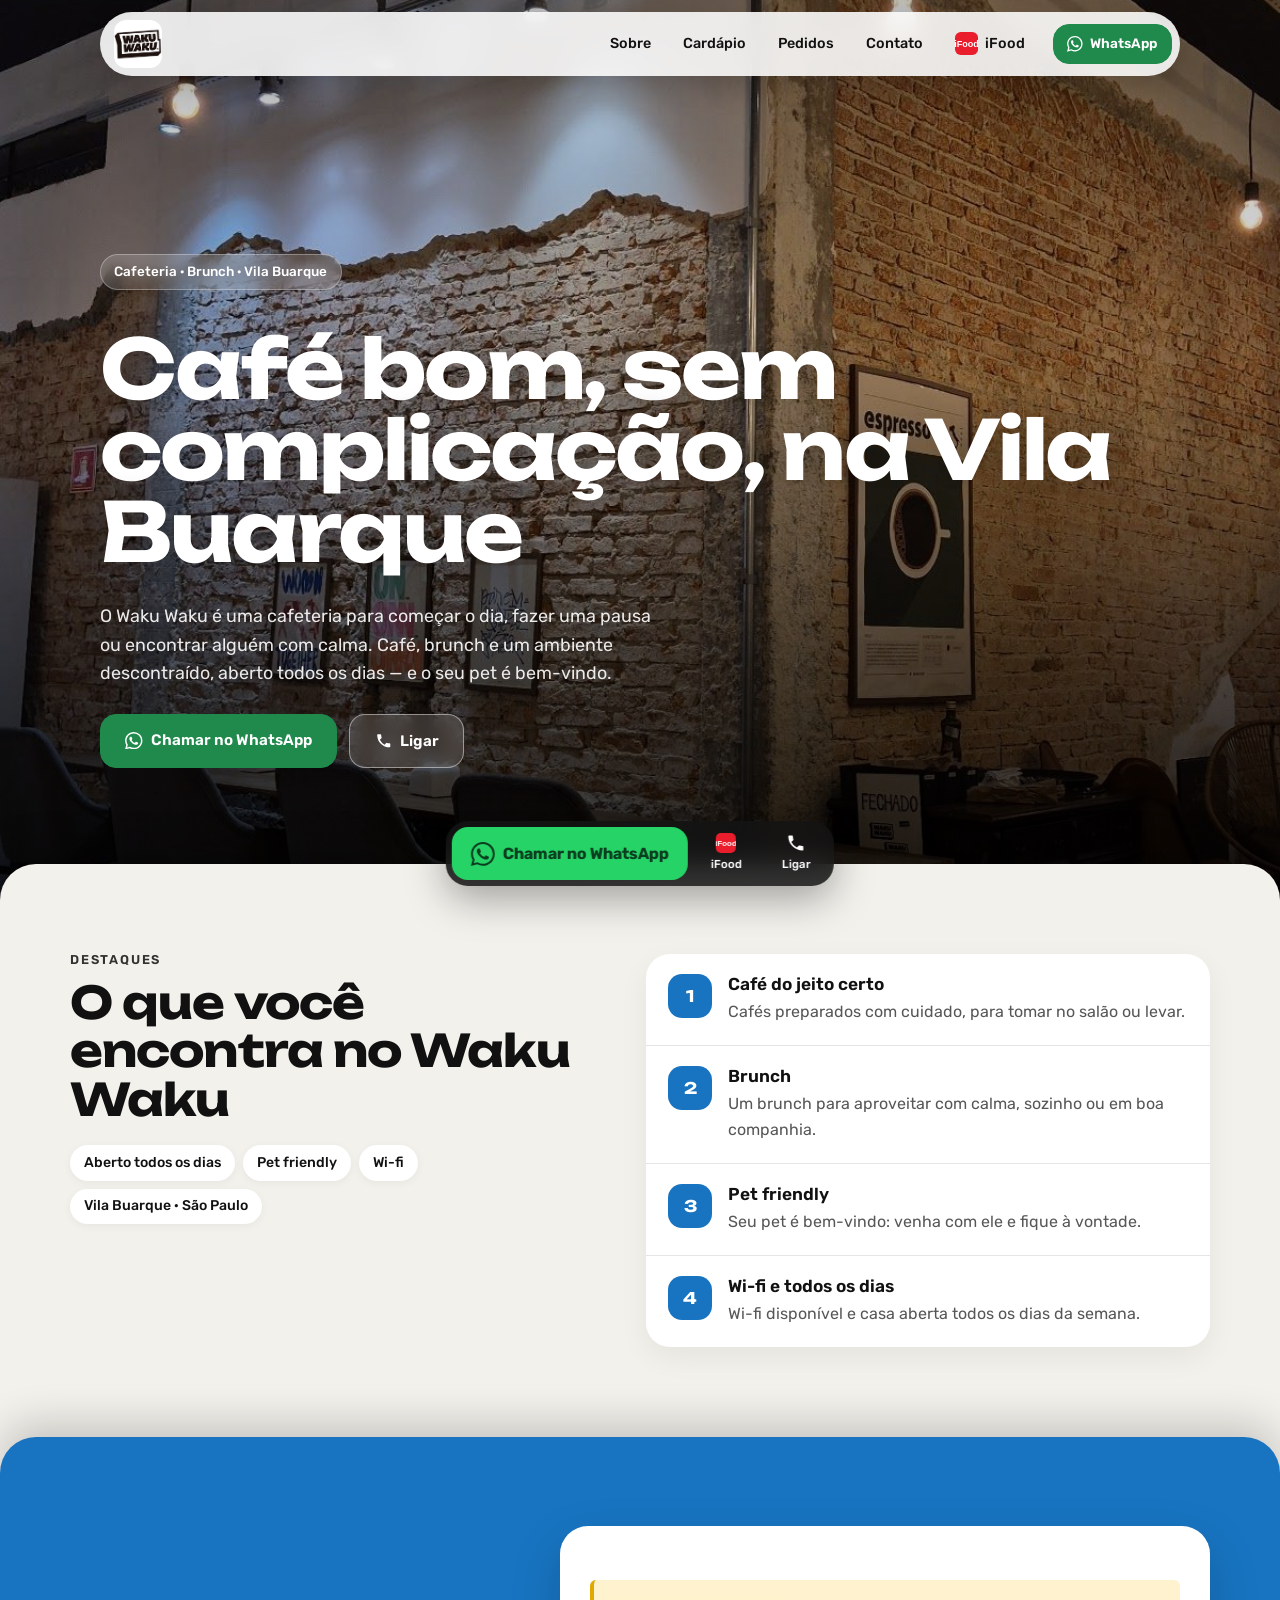
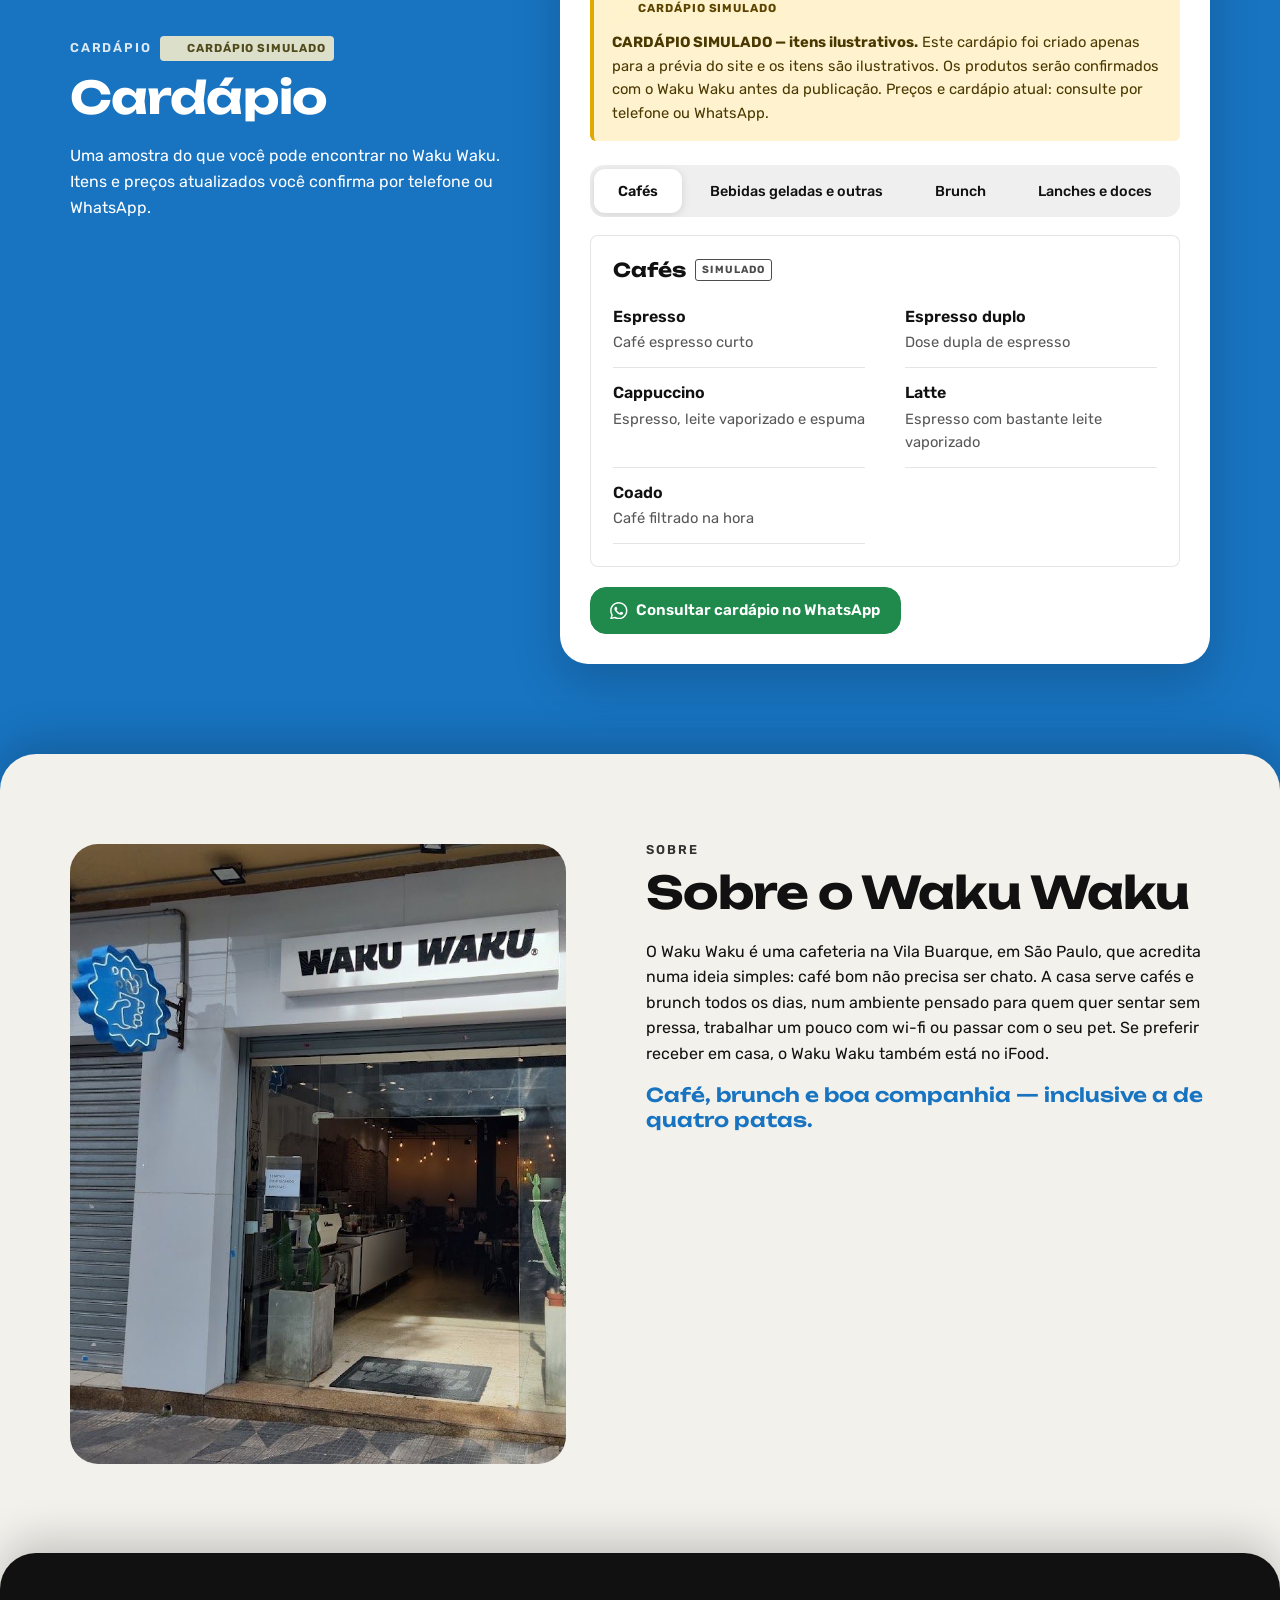
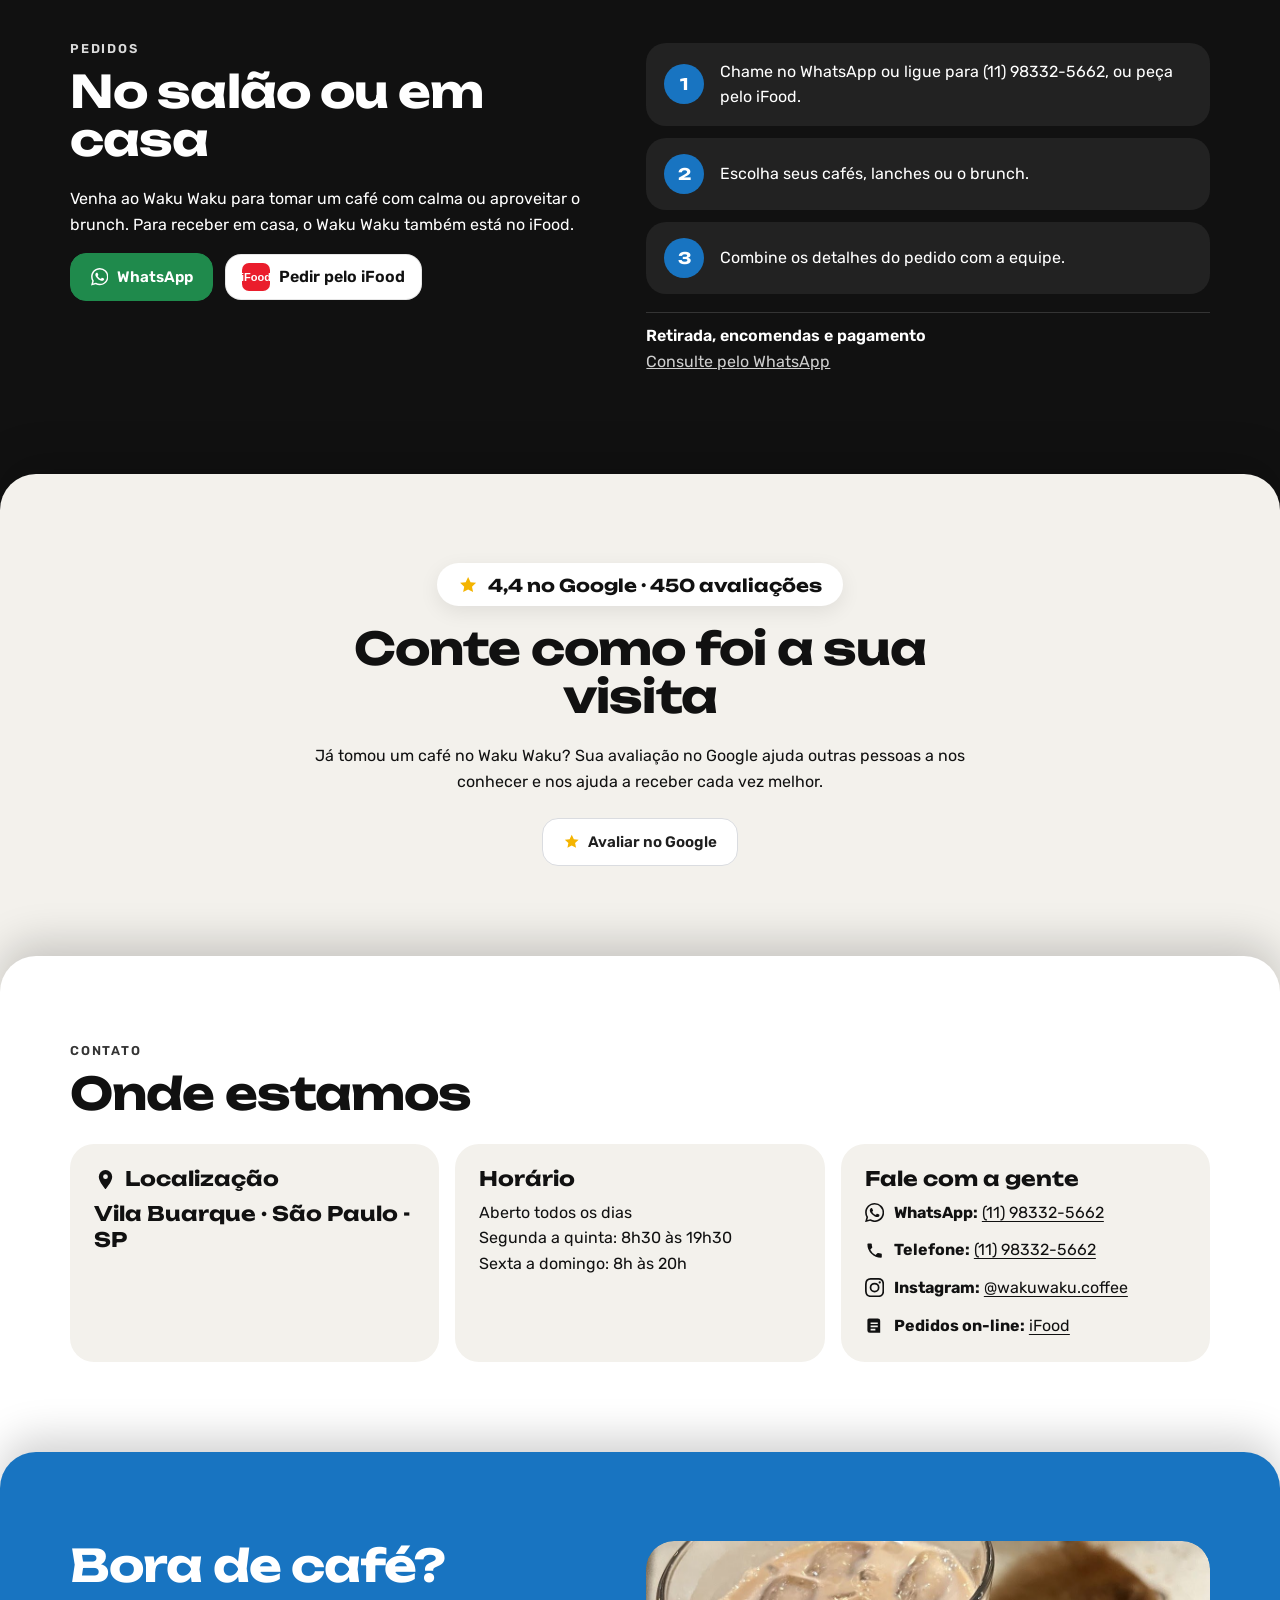
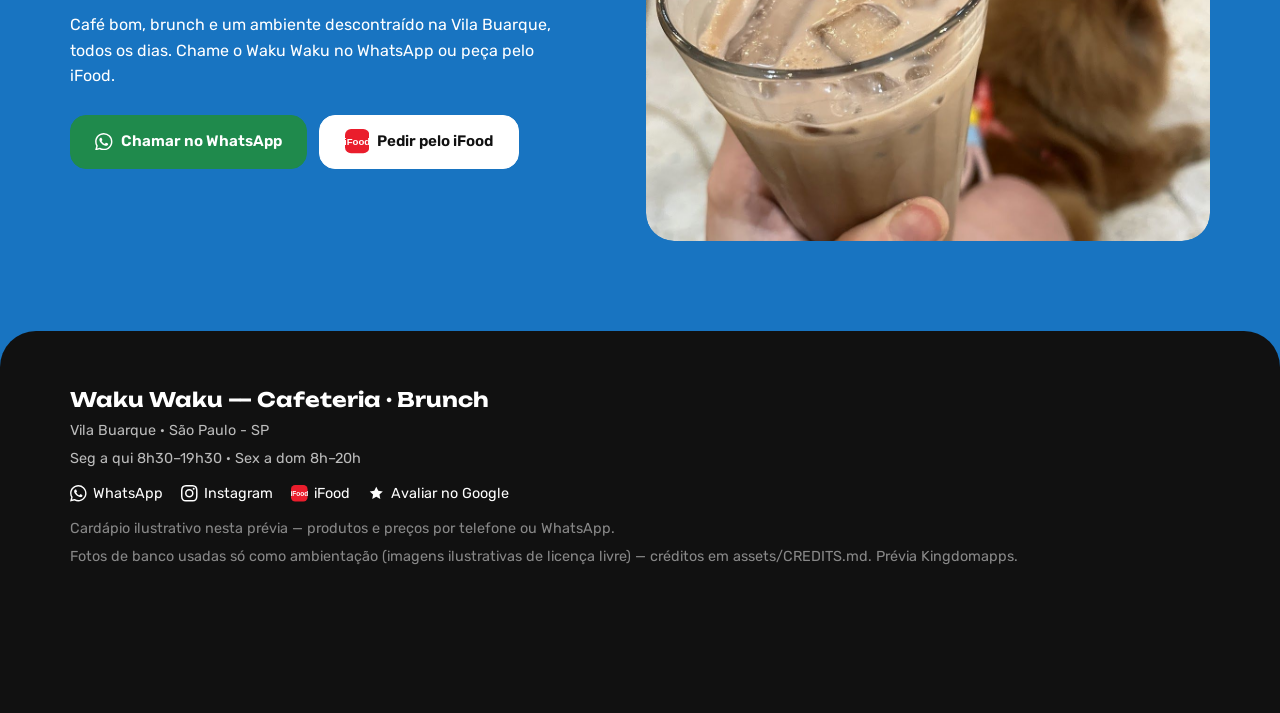
<file: v2/index.html>
<!DOCTYPE html>
<html lang="pt-BR">
<head>
<meta charset="UTF-8" />
<meta name="viewport" content="width=device-width, initial-scale=1" />
<meta name="robots" content="noindex, nofollow" />
<title>Waku Waku | Cafeteria e Brunch na Vila Buarque, São Paulo</title>
<meta name="description" content="Cafeteria e brunch na Vila Buarque, em São Paulo. Aberta todos os dias, pet friendly e com wi-fi. Chame o Waku Waku no WhatsApp ou peça pelo iFood." />
<meta name="theme-color" content="#111111" />
<link rel="icon" type="image/jpeg" href="../assets/img/mark.jpg" />
<link rel="preconnect" href="https://fonts.googleapis.com" />
<link rel="preconnect" href="https://fonts.gstatic.com" crossorigin />
<link rel="stylesheet" href="https://fonts.googleapis.com/css2?family=Unbounded:wght@500;700&family=Rubik:wght@400;500;600&display=swap" />
<link rel="stylesheet" href="../assets/core.css" />
<link rel="stylesheet" href="../assets/E10.css" />
<style>:root{--brand:#1874c1;--brand2:#f3f1ec;--brand-ink:#111111}</style>
<!-- Google tag (gtag.js) -->
<script async src="https://www.googletagmanager.com/gtag/js?id=G-NJ030BJ0Z8"></script>
<script>
  window.dataLayer = window.dataLayer || [];
  function gtag(){dataLayer.push(arguments);}
  gtag('js', new Date());
  gtag('config', 'G-NJ030BJ0Z8');
</script>
<script>/* Kingdomapps GA4 eventos CTA */(function(){try{var ev=function(n,p){try{if(typeof gtag==='function')gtag('event',n,p);}catch(e){}};document.addEventListener('click',function(e){var a=e.target&&e.target.closest?e.target.closest('a[href]'):null;if(!a)return;var h=a.href||'',p={link_url:h};if(a.dataset&&a.dataset.plan)p.plan=a.dataset.plan;if(/wa\.me|api\.whatsapp\.com|whatsapp:/i.test(h))ev('click_whatsapp',p);else if(/ifood/i.test(h))ev('click_ifood',p);else if(/99app|99food|\/\/(www\.)?99\.|food\.99/i.test(h))ev('click_99',p);},true);document.addEventListener('submit',function(e){var f=e.target;ev('generate_lead',{form_id:(f&&(f.id||f.getAttribute('name')))||'form',page_location:location.href});},true);}catch(e){}})();</script>
</head>
<body class="est-E10" data-hours='{"0": [[8, 20]], "1": [[8.5, 19.5]], "2": [[8.5, 19.5]], "3": [[8.5, 19.5]], "4": [[8.5, 19.5]], "5": [[8, 20]], "6": [[8, 20]]}' data-hours-unknown='[]'>
<!-- Kingdomapps · estrutura E10 (Cortina e dock) · v2 · copy: copy.md -->
<a class="skip" href="#conteudo">Pular para o conteúdo</a>
<header class="site-header e10-header" id="header">
  <div class="e10-pill">
    <a class="brand e10-brand" href="#topo" aria-label="Waku Waku — início"><img class="brand-mark e10-mark" src="../assets/img/mark.jpg" width="48" height="48" alt="" aria-hidden="true" /></a>
    <nav class="site-nav e10-nav" id="site-nav" aria-label="Principal"><ul><li><a href="#sobre">Sobre</a></li><li><a href="#cardapio">Cardápio</a></li><li><a href="#entrega">Pedidos</a></li><li><a href="#contato">Contato</a></li><li class="nav-ifood"><a href="https://www.ifood.com.br/delivery/sao-paulo-sp/waku-waku-cafeteria-vila-buarque/ee7c39d1-98cb-4181-a19e-381a27854b3e" target="_blank" rel="noopener"><svg viewBox="0 0 24 24" aria-hidden="true" focusable="false"><rect width="24" height="24" rx="6" fill="#ea1d2c"/><text x="12" y="15.6" text-anchor="middle" font-family="Arial,Helvetica,sans-serif" font-weight="700" font-size="9.5" fill="#fff">iFood</text></svg><span>iFood</span></a></li></ul></nav>
    <a class="btn btn-wa btn-sm header-cta" href="https://wa.me/5511983325662?text=Ol%C3%A1%21%20Vim%20pelo%20site%20do%20Waku%20Waku%20e%20gostaria%20de%20mais%20informa%C3%A7%C3%B5es." target="_blank" rel="noopener"><svg viewBox="0 0 24 24" aria-hidden="true" focusable="false"><path fill="currentColor" d="M17.47 14.38c-.3-.15-1.76-.87-2.03-.97-.27-.1-.47-.15-.67.15-.2.3-.77.97-.94 1.16-.17.2-.35.22-.64.07-.3-.15-1.26-.46-2.39-1.47-.88-.79-1.48-1.76-1.65-2.06-.17-.3-.02-.46.13-.6.13-.14.3-.35.45-.52.15-.17.2-.3.3-.5.1-.2.05-.37-.03-.52-.07-.15-.67-1.61-.92-2.2-.24-.58-.49-.5-.67-.51h-.57c-.2 0-.52.07-.8.37-.27.3-1.04 1.02-1.04 2.48s1.07 2.88 1.21 3.07c.15.2 2.1 3.2 5.08 4.49.71.31 1.26.49 1.7.63.71.22 1.36.19 1.87.12.57-.09 1.76-.72 2-1.41.25-.7.25-1.29.18-1.41-.08-.13-.27-.2-.57-.35zM12.05 21.78a9.87 9.87 0 0 1-5.03-1.38l-.36-.21-3.74.98 1-3.65-.24-.37a9.86 9.86 0 0 1-1.51-5.26c0-5.45 4.44-9.88 9.89-9.88 2.64 0 5.12 1.03 6.99 2.9a9.83 9.83 0 0 1 2.89 6.99c0 5.45-4.44 9.88-9.89 9.88zm8.41-18.3A11.82 11.82 0 0 0 12.05 0C5.5 0 .16 5.34.16 11.89c0 2.1.55 4.14 1.59 5.95L.06 24l6.3-1.65a11.88 11.88 0 0 0 5.69 1.45c6.55 0 11.89-5.34 11.89-11.89 0-3.18-1.24-6.17-3.48-8.41z"/></svg><span>WhatsApp</span></a>
    <button class="nav-toggle" type="button" aria-expanded="false" aria-controls="site-nav"><span class="sr-only">Abrir menu</span><span class="bars" aria-hidden="true"></span></button>
  </div>
</header>
<main id="conteudo">
<div class="e10-curtain" aria-hidden="true"><img src="../assets/img/fotos-foto-2.jpg" width="1200" height="2131" alt="" fetchpriority="high" /></div>
<section class="e10-hero" id="topo" aria-labelledby="hero-title">
  <div class="e10-hero-in">
    <p class="e10-eyebrow">Cafeteria · Brunch · Vila Buarque</p>
    <h1 id="hero-title">Café bom, sem complicação, na Vila Buarque</h1>
    <p class="e10-lead">O Waku Waku é uma cafeteria para começar o dia, fazer uma pausa ou encontrar alguém com calma. Café, brunch e um ambiente descontraído, aberto todos os dias — e o seu pet é bem-vindo.</p>
    <div class="hero-ctas"><a class="btn btn-wa btn-lg" href="https://wa.me/5511983325662?text=Ol%C3%A1%21%20Vim%20pelo%20site%20do%20Waku%20Waku%20e%20gostaria%20de%20mais%20informa%C3%A7%C3%B5es." target="_blank" rel="noopener"><svg viewBox="0 0 24 24" aria-hidden="true" focusable="false"><path fill="currentColor" d="M17.47 14.38c-.3-.15-1.76-.87-2.03-.97-.27-.1-.47-.15-.67.15-.2.3-.77.97-.94 1.16-.17.2-.35.22-.64.07-.3-.15-1.26-.46-2.39-1.47-.88-.79-1.48-1.76-1.65-2.06-.17-.3-.02-.46.13-.6.13-.14.3-.35.45-.52.15-.17.2-.3.3-.5.1-.2.05-.37-.03-.52-.07-.15-.67-1.61-.92-2.2-.24-.58-.49-.5-.67-.51h-.57c-.2 0-.52.07-.8.37-.27.3-1.04 1.02-1.04 2.48s1.07 2.88 1.21 3.07c.15.2 2.1 3.2 5.08 4.49.71.31 1.26.49 1.7.63.71.22 1.36.19 1.87.12.57-.09 1.76-.72 2-1.41.25-.7.25-1.29.18-1.41-.08-.13-.27-.2-.57-.35zM12.05 21.78a9.87 9.87 0 0 1-5.03-1.38l-.36-.21-3.74.98 1-3.65-.24-.37a9.86 9.86 0 0 1-1.51-5.26c0-5.45 4.44-9.88 9.89-9.88 2.64 0 5.12 1.03 6.99 2.9a9.83 9.83 0 0 1 2.89 6.99c0 5.45-4.44 9.88-9.89 9.88zm8.41-18.3A11.82 11.82 0 0 0 12.05 0C5.5 0 .16 5.34.16 11.89c0 2.1.55 4.14 1.59 5.95L.06 24l6.3-1.65a11.88 11.88 0 0 0 5.69 1.45c6.55 0 11.89-5.34 11.89-11.89 0-3.18-1.24-6.17-3.48-8.41z"/></svg><span>Chamar no WhatsApp</span></a><a class="btn btn-ghost btn-lg e10-glass btn-tel" href="tel:+5511983325662"><svg viewBox="0 0 24 24" aria-hidden="true" focusable="false"><path fill="currentColor" d="M6.6 10.8a15.1 15.1 0 0 0 6.6 6.6l2.2-2.2a1 1 0 0 1 1-.25 11.4 11.4 0 0 0 3.6.57 1 1 0 0 1 1 1V20a1 1 0 0 1-1 1A17 17 0 0 1 3 4a1 1 0 0 1 1-1h3.5a1 1 0 0 1 1 1c0 1.25.2 2.45.57 3.57a1 1 0 0 1-.25 1z"/></svg><span>Ligar</span></a></div>
    <p class="open-badge" data-open-badge hidden></p>
  </div>
  <p class="sr-only">Salão do Waku Waku, com paredes de tijolo aparente, bancada e luminárias</p>
  <a class="e10-scroll" href="#destaques" aria-label="Rolar para o conteúdo"><span aria-hidden="true">↓</span></a>
</section>
<section class="e10-sheet e10-paper" id="destaques" aria-labelledby="dest-title">
  <div class="wrap e10-split">
    <div><p class="e10-kicker">Destaques</p><h2 id="dest-title">O que você encontra no Waku Waku</h2><ul class="e10-chips"><li>Aberto todos os dias</li><li>Pet friendly</li><li>Wi-fi</li><li>Vila Buarque · São Paulo</li></ul></div>
    <ul class="e10-list"><li class="e10-row"><span class="e10-ico" aria-hidden="true">1</span><div><h3>Café do jeito certo</h3><p>Cafés preparados com cuidado, para tomar no salão ou levar.</p></div></li><li class="e10-row"><span class="e10-ico" aria-hidden="true">2</span><div><h3>Brunch</h3><p>Um brunch para aproveitar com calma, sozinho ou em boa companhia.</p></div></li><li class="e10-row"><span class="e10-ico" aria-hidden="true">3</span><div><h3>Pet friendly</h3><p>Seu pet é bem-vindo: venha com ele e fique à vontade.</p></div></li><li class="e10-row"><span class="e10-ico" aria-hidden="true">4</span><div><h3>Wi-fi e todos os dias</h3><p>Wi-fi disponível e casa aberta todos os dias da semana.</p></div></li></ul>
  </div>
</section>
<section class="e10-sheet e10-tone cardapio" id="cardapio" aria-labelledby="menu-title">
  <div class="wrap e10-menu">
    <div class="e10-menu-head"><p class="e10-kicker">Cardápio <span class="sim-badge">Cardápio simulado</span></p><h2 id="menu-title">Cardápio</h2><p>Uma amostra do que você pode encontrar no Waku Waku. Itens e preços atualizados você confirma por telefone ou WhatsApp.</p></div>
    <div class="e10-menu-card menu"><div class="sim-notice" role="note"><span class="sim-badge">Cardápio simulado</span><p><strong>CARDÁPIO SIMULADO — itens ilustrativos.</strong> Este cardápio foi criado apenas para a prévia do site e os itens são ilustrativos. Os produtos serão confirmados com o Waku Waku antes da publicação. Preços e cardápio atual: consulte por telefone ou WhatsApp.</p></div><div class="menu-tabs" role="tablist" aria-label="Categorias do cardápio"><button type="button" role="tab" id="tab-0" aria-controls="menu-0" aria-selected="true">Cafés</button><button type="button" role="tab" id="tab-1" aria-controls="menu-1" aria-selected="false" tabindex="-1">Bebidas geladas e outras</button><button type="button" role="tab" id="tab-2" aria-controls="menu-2" aria-selected="false" tabindex="-1">Brunch</button><button type="button" role="tab" id="tab-3" aria-controls="menu-3" aria-selected="false" tabindex="-1">Lanches e doces</button></div><div class="menu-panel" role="tabpanel" id="menu-0" aria-labelledby="tab-0" tabindex="0"><h3 class="menu-cat">Cafés <span class="sim-tag">Simulado</span></h3><ul class="menu-list"><li class="mi"><span class="mi-name">Espresso</span><span class="mi-desc">Café espresso curto</span></li><li class="mi"><span class="mi-name">Espresso duplo</span><span class="mi-desc">Dose dupla de espresso</span></li><li class="mi"><span class="mi-name">Cappuccino</span><span class="mi-desc">Espresso, leite vaporizado e espuma</span></li><li class="mi"><span class="mi-name">Latte</span><span class="mi-desc">Espresso com bastante leite vaporizado</span></li><li class="mi"><span class="mi-name">Coado</span><span class="mi-desc">Café filtrado na hora</span></li></ul></div><div class="menu-panel" role="tabpanel" id="menu-1" aria-labelledby="tab-1" tabindex="0" hidden><h3 class="menu-cat">Bebidas geladas e outras <span class="sim-tag">Simulado</span></h3><ul class="menu-list"><li class="mi"><span class="mi-name">Café gelado com leite</span><span class="mi-desc">Espresso, leite e gelo</span></li><li class="mi"><span class="mi-name">Chocolate quente</span><span class="mi-desc">Chocolate cremoso</span></li><li class="mi"><span class="mi-name">Chá</span><span class="mi-desc">Seleção de chás em infusão</span></li><li class="mi"><span class="mi-name">Suco natural</span><span class="mi-desc">Fruta do dia</span></li></ul></div><div class="menu-panel" role="tabpanel" id="menu-2" aria-labelledby="tab-2" tabindex="0" hidden><h3 class="menu-cat">Brunch <span class="sim-tag">Simulado</span></h3><ul class="menu-list"><li class="mi"><span class="mi-name">Ovos mexidos com torradas</span><span class="mi-desc">Ovos cremosos e pão tostado</span></li><li class="mi"><span class="mi-name">Tostada de avocado</span><span class="mi-desc">Pão de fermentação natural com avocado</span></li><li class="mi"><span class="mi-name">Panquecas</span><span class="mi-desc">Com calda e frutas</span></li><li class="mi"><span class="mi-name">Prato de brunch</span><span class="mi-desc">Ovos, pães, queijo, frutas e acompanhamentos</span></li></ul></div><div class="menu-panel" role="tabpanel" id="menu-3" aria-labelledby="tab-3" tabindex="0" hidden><h3 class="menu-cat">Lanches e doces <span class="sim-tag">Simulado</span></h3><ul class="menu-list"><li class="mi"><span class="mi-name">Pão de queijo</span><span class="mi-desc">Porção quentinha</span></li><li class="mi"><span class="mi-name">Croissant</span><span class="mi-desc">Simples ou recheado</span></li><li class="mi"><span class="mi-name">Sanduíche quente</span><span class="mi-desc">Pão, queijo e recheio da casa</span></li><li class="mi"><span class="mi-name">Bolo do dia</span><span class="mi-desc">Fatia do bolo do dia</span></li><li class="mi"><span class="mi-name">Cookie</span><span class="mi-desc">Com gotas de chocolate</span></li></ul></div><div class="e10-menu-cta"><a class="btn btn-wa" href="https://wa.me/5511983325662?text=Ol%C3%A1%21%20Vim%20pelo%20site%20do%20Waku%20Waku%20e%20gostaria%20de%20mais%20informa%C3%A7%C3%B5es." target="_blank" rel="noopener"><svg viewBox="0 0 24 24" aria-hidden="true" focusable="false"><path fill="currentColor" d="M17.47 14.38c-.3-.15-1.76-.87-2.03-.97-.27-.1-.47-.15-.67.15-.2.3-.77.97-.94 1.16-.17.2-.35.22-.64.07-.3-.15-1.26-.46-2.39-1.47-.88-.79-1.48-1.76-1.65-2.06-.17-.3-.02-.46.13-.6.13-.14.3-.35.45-.52.15-.17.2-.3.3-.5.1-.2.05-.37-.03-.52-.07-.15-.67-1.61-.92-2.2-.24-.58-.49-.5-.67-.51h-.57c-.2 0-.52.07-.8.37-.27.3-1.04 1.02-1.04 2.48s1.07 2.88 1.21 3.07c.15.2 2.1 3.2 5.08 4.49.71.31 1.26.49 1.7.63.71.22 1.36.19 1.87.12.57-.09 1.76-.72 2-1.41.25-.7.25-1.29.18-1.41-.08-.13-.27-.2-.57-.35zM12.05 21.78a9.87 9.87 0 0 1-5.03-1.38l-.36-.21-3.74.98 1-3.65-.24-.37a9.86 9.86 0 0 1-1.51-5.26c0-5.45 4.44-9.88 9.89-9.88 2.64 0 5.12 1.03 6.99 2.9a9.83 9.83 0 0 1 2.89 6.99c0 5.45-4.44 9.88-9.89 9.88zm8.41-18.3A11.82 11.82 0 0 0 12.05 0C5.5 0 .16 5.34.16 11.89c0 2.1.55 4.14 1.59 5.95L.06 24l6.3-1.65a11.88 11.88 0 0 0 5.69 1.45c6.55 0 11.89-5.34 11.89-11.89 0-3.18-1.24-6.17-3.48-8.41z"/></svg><span>Consultar cardápio no WhatsApp</span></a></div></div>
  </div>
</section>
<section class="e10-sheet e10-paper" id="sobre" aria-labelledby="sobre-title">
  <div class="wrap e10-split e10-about">
    <figure class="e10-photo"><img src="../assets/img/fotos-foto-1.jpg" width="860" height="900" alt="Fachada do Waku Waku, com letreiro e porta de vidro" loading="lazy" decoding="async" /><figcaption>Fachada do Waku Waku, com letreiro e porta de vidro</figcaption></figure>
    <div><p class="e10-kicker">Sobre</p><h2 id="sobre-title">Sobre o Waku Waku</h2><p>O Waku Waku é uma cafeteria na Vila Buarque, em São Paulo, que acredita numa ideia simples: café bom não precisa ser chato. A casa serve cafés e brunch todos os dias, num ambiente pensado para quem quer sentar sem pressa, trabalhar um pouco com wi-fi ou passar com o seu pet. Se preferir receber em casa, o Waku Waku também está no iFood.</p><p class="e10-apoio">Café, brunch e boa companhia — inclusive a de quatro patas.</p></div>
  </div>
</section>
<section class="e10-sheet e10-ink" id="entrega" aria-labelledby="ent-title">
  <div class="wrap e10-split">
    <div><p class="e10-kicker">Pedidos</p><h2 id="ent-title">No salão ou em casa</h2><p>Venha ao Waku Waku para tomar um café com calma ou aproveitar o brunch. Para receber em casa, o Waku Waku também está no iFood.</p><div class="order-links"><a class="btn btn-wa" href="https://wa.me/5511983325662?text=Ol%C3%A1%21%20Vim%20pelo%20site%20do%20Waku%20Waku%20e%20gostaria%20de%20mais%20informa%C3%A7%C3%B5es." target="_blank" rel="noopener"><svg viewBox="0 0 24 24" aria-hidden="true" focusable="false"><path fill="currentColor" d="M17.47 14.38c-.3-.15-1.76-.87-2.03-.97-.27-.1-.47-.15-.67.15-.2.3-.77.97-.94 1.16-.17.2-.35.22-.64.07-.3-.15-1.26-.46-2.39-1.47-.88-.79-1.48-1.76-1.65-2.06-.17-.3-.02-.46.13-.6.13-.14.3-.35.45-.52.15-.17.2-.3.3-.5.1-.2.05-.37-.03-.52-.07-.15-.67-1.61-.92-2.2-.24-.58-.49-.5-.67-.51h-.57c-.2 0-.52.07-.8.37-.27.3-1.04 1.02-1.04 2.48s1.07 2.88 1.21 3.07c.15.2 2.1 3.2 5.08 4.49.71.31 1.26.49 1.7.63.71.22 1.36.19 1.87.12.57-.09 1.76-.72 2-1.41.25-.7.25-1.29.18-1.41-.08-.13-.27-.2-.57-.35zM12.05 21.78a9.87 9.87 0 0 1-5.03-1.38l-.36-.21-3.74.98 1-3.65-.24-.37a9.86 9.86 0 0 1-1.51-5.26c0-5.45 4.44-9.88 9.89-9.88 2.64 0 5.12 1.03 6.99 2.9a9.83 9.83 0 0 1 2.89 6.99c0 5.45-4.44 9.88-9.89 9.88zm8.41-18.3A11.82 11.82 0 0 0 12.05 0C5.5 0 .16 5.34.16 11.89c0 2.1.55 4.14 1.59 5.95L.06 24l6.3-1.65a11.88 11.88 0 0 0 5.69 1.45c6.55 0 11.89-5.34 11.89-11.89 0-3.18-1.24-6.17-3.48-8.41z"/></svg><span>WhatsApp</span></a><a class="app-link app-ifood" href="https://www.ifood.com.br/delivery/sao-paulo-sp/waku-waku-cafeteria-vila-buarque/ee7c39d1-98cb-4181-a19e-381a27854b3e" target="_blank" rel="noopener"><svg viewBox="0 0 24 24" aria-hidden="true" focusable="false"><rect width="24" height="24" rx="6" fill="#ea1d2c"/><text x="12" y="15.6" text-anchor="middle" font-family="Arial,Helvetica,sans-serif" font-weight="700" font-size="9.5" fill="#fff">iFood</text></svg><span>Pedir pelo iFood</span></a></div></div>
    <div><ol class="e10-steps"><li><span>1</span><p>Chame no WhatsApp ou ligue para (11) 98332-5662, ou peça pelo iFood.</p></li><li><span>2</span><p>Escolha seus cafés, lanches ou o brunch.</p></li><li><span>3</span><p>Combine os detalhes do pedido com a equipe.</p></li></ol><dl class="e10-kv"><div><dt>Retirada, encomendas e pagamento</dt><dd><a href="https://wa.me/5511983325662?text=Ol%C3%A1%21%20Vim%20pelo%20site%20do%20Waku%20Waku%20e%20gostaria%20de%20mais%20informa%C3%A7%C3%B5es." target="_blank" rel="noopener">Consulte pelo WhatsApp</a></dd></div></dl></div>
  </div>
</section>
<section class="e10-sheet e10-paper" id="avaliar" aria-labelledby="av-title">
  <div class="wrap e10-review">
    <p class="selo e10-selo"><svg viewBox="0 0 24 24" aria-hidden="true" focusable="false"><path fill="currentColor" d="M12 2.5l2.9 6 6.6.8-4.9 4.5 1.3 6.5L12 17.1l-5.9 3.2 1.3-6.5L2.5 9.3l6.6-.8z"/></svg><span>4,4 no Google · 450 avaliações</span></p>
    <h2 id="av-title">Conte como foi a sua visita</h2><p>Já tomou um café no Waku Waku? Sua avaliação no Google ajuda outras pessoas a nos conhecer e nos ajuda a receber cada vez melhor.</p><a class="btn btn-review" href="https://search.google.com/local/writereview?placeid=ChIJa4H6ICpZzpQRy_oTSO6KaWc" target="_blank" rel="noopener"><svg viewBox="0 0 24 24" aria-hidden="true" focusable="false"><path fill="currentColor" d="M12 2.5l2.9 6 6.6.8-4.9 4.5 1.3 6.5L12 17.1l-5.9 3.2 1.3-6.5L2.5 9.3l6.6-.8z"/></svg><span>Avaliar no Google</span></a>
  </div>
</section>
<section class="e10-sheet e10-soft" id="contato" aria-labelledby="ct-title">
  <div class="wrap">
    <p class="e10-kicker">Contato</p><h2 id="ct-title">Onde estamos</h2>
    <div class="e10-cards"><div class="ct-card ct-addr"><h3><svg viewBox="0 0 24 24" aria-hidden="true" focusable="false"><path fill="currentColor" d="M12 2a7 7 0 0 0-7 7c0 5.25 7 13 7 13s7-7.75 7-13a7 7 0 0 0-7-7zm0 9.5a2.5 2.5 0 1 1 0-5 2.5 2.5 0 0 1 0 5z"/></svg><span>Localização</span></h3><p>Vila Buarque · São Paulo - SP</p></div><div class="ct-card ct-hours"><h3>Horário</h3><p>Aberto todos os dias<br />Segunda a quinta: 8h30 às 19h30<br />Sexta a domingo: 8h às 20h</p><p class="open-badge" data-open-badge hidden></p></div><div class="ct-card"><h3>Fale com a gente</h3><ul class="ct-list"><li><svg viewBox="0 0 24 24" aria-hidden="true" focusable="false"><path fill="currentColor" d="M17.47 14.38c-.3-.15-1.76-.87-2.03-.97-.27-.1-.47-.15-.67.15-.2.3-.77.97-.94 1.16-.17.2-.35.22-.64.07-.3-.15-1.26-.46-2.39-1.47-.88-.79-1.48-1.76-1.65-2.06-.17-.3-.02-.46.13-.6.13-.14.3-.35.45-.52.15-.17.2-.3.3-.5.1-.2.05-.37-.03-.52-.07-.15-.67-1.61-.92-2.2-.24-.58-.49-.5-.67-.51h-.57c-.2 0-.52.07-.8.37-.27.3-1.04 1.02-1.04 2.48s1.07 2.88 1.21 3.07c.15.2 2.1 3.2 5.08 4.49.71.31 1.26.49 1.7.63.71.22 1.36.19 1.87.12.57-.09 1.76-.72 2-1.41.25-.7.25-1.29.18-1.41-.08-.13-.27-.2-.57-.35zM12.05 21.78a9.87 9.87 0 0 1-5.03-1.38l-.36-.21-3.74.98 1-3.65-.24-.37a9.86 9.86 0 0 1-1.51-5.26c0-5.45 4.44-9.88 9.89-9.88 2.64 0 5.12 1.03 6.99 2.9a9.83 9.83 0 0 1 2.89 6.99c0 5.45-4.44 9.88-9.89 9.88zm8.41-18.3A11.82 11.82 0 0 0 12.05 0C5.5 0 .16 5.34.16 11.89c0 2.1.55 4.14 1.59 5.95L.06 24l6.3-1.65a11.88 11.88 0 0 0 5.69 1.45c6.55 0 11.89-5.34 11.89-11.89 0-3.18-1.24-6.17-3.48-8.41z"/></svg><span><strong>WhatsApp:</strong> <a href="https://wa.me/5511983325662?text=Ol%C3%A1%21%20Vim%20pelo%20site%20do%20Waku%20Waku%20e%20gostaria%20de%20mais%20informa%C3%A7%C3%B5es." target="_blank" rel="noopener">(11) 98332-5662</a></span></li><li><svg viewBox="0 0 24 24" aria-hidden="true" focusable="false"><path fill="currentColor" d="M6.6 10.8a15.1 15.1 0 0 0 6.6 6.6l2.2-2.2a1 1 0 0 1 1-.25 11.4 11.4 0 0 0 3.6.57 1 1 0 0 1 1 1V20a1 1 0 0 1-1 1A17 17 0 0 1 3 4a1 1 0 0 1 1-1h3.5a1 1 0 0 1 1 1c0 1.25.2 2.45.57 3.57a1 1 0 0 1-.25 1z"/></svg><span><strong>Telefone:</strong> <a href="tel:+5511983325662">(11) 98332-5662</a></span></li><li><svg viewBox="0 0 24 24" aria-hidden="true" focusable="false"><path fill="currentColor" d="M12 2.2c3.2 0 3.58.01 4.85.07 3.25.15 4.77 1.69 4.92 4.92.06 1.27.07 1.65.07 4.85s-.01 3.58-.07 4.85c-.15 3.23-1.66 4.77-4.92 4.92-1.27.06-1.65.07-4.85.07s-3.58-.01-4.85-.07c-3.26-.15-4.77-1.7-4.92-4.92C2.17 15.58 2.16 15.2 2.16 12s.01-3.58.07-4.85C2.38 3.92 3.9 2.38 7.15 2.23 8.42 2.17 8.8 2.16 12 2.16zM12 0C8.74 0 8.33.01 7.05.07 2.7.27.27 2.69.07 7.05.01 8.33 0 8.74 0 12s.01 3.67.07 4.95c.2 4.36 2.62 6.78 6.98 6.98C8.33 23.99 8.74 24 12 24s3.67-.01 4.95-.07c4.35-.2 6.78-2.62 6.98-6.98.06-1.28.07-1.69.07-4.95s-.01-3.67-.07-4.95c-.2-4.35-2.62-6.78-6.98-6.98C15.67.01 15.26 0 12 0zm0 5.84a6.16 6.16 0 1 0 0 12.32 6.16 6.16 0 0 0 0-12.32zM12 16a4 4 0 1 1 0-8 4 4 0 0 1 0 8zm6.4-11.85a1.44 1.44 0 1 0 0 2.88 1.44 1.44 0 0 0 0-2.88z"/></svg><span><strong>Instagram:</strong> <a href="https://instagram.com/wakuwaku.coffee" target="_blank" rel="noopener">@wakuwaku.coffee</a></span></li><li><svg viewBox="0 0 24 24" aria-hidden="true" focusable="false"><path fill="currentColor" d="M5 3h11a3 3 0 0 1 3 3v15H6a3 3 0 0 1-3-3V5a2 2 0 0 1 2-2zm2 5v2h9V8H7zm0 4v2h9v-2H7zm0 4v2h6v-2H7z"/></svg><span><strong>Pedidos on-line:</strong> <a href="https://www.ifood.com.br/delivery/sao-paulo-sp/waku-waku-cafeteria-vila-buarque/ee7c39d1-98cb-4181-a19e-381a27854b3e" target="_blank" rel="noopener">iFood</a></span></li></ul></div></div>
  </div>
</section>
<section class="e10-sheet e10-tone cta-final" id="cta-final" aria-labelledby="cta-title">
  <div class="wrap e10-split e10-cta">
    <div><h2 id="cta-title">Bora de café?</h2><p>Café bom, brunch e um ambiente descontraído na Vila Buarque, todos os dias. Chame o Waku Waku no WhatsApp ou peça pelo iFood.</p><div class="hero-ctas"><a class="btn btn-wa btn-lg" href="https://wa.me/5511983325662?text=Ol%C3%A1%21%20Vim%20pelo%20site%20do%20Waku%20Waku%20e%20gostaria%20de%20mais%20informa%C3%A7%C3%B5es." target="_blank" rel="noopener"><svg viewBox="0 0 24 24" aria-hidden="true" focusable="false"><path fill="currentColor" d="M17.47 14.38c-.3-.15-1.76-.87-2.03-.97-.27-.1-.47-.15-.67.15-.2.3-.77.97-.94 1.16-.17.2-.35.22-.64.07-.3-.15-1.26-.46-2.39-1.47-.88-.79-1.48-1.76-1.65-2.06-.17-.3-.02-.46.13-.6.13-.14.3-.35.45-.52.15-.17.2-.3.3-.5.1-.2.05-.37-.03-.52-.07-.15-.67-1.61-.92-2.2-.24-.58-.49-.5-.67-.51h-.57c-.2 0-.52.07-.8.37-.27.3-1.04 1.02-1.04 2.48s1.07 2.88 1.21 3.07c.15.2 2.1 3.2 5.08 4.49.71.31 1.26.49 1.7.63.71.22 1.36.19 1.87.12.57-.09 1.76-.72 2-1.41.25-.7.25-1.29.18-1.41-.08-.13-.27-.2-.57-.35zM12.05 21.78a9.87 9.87 0 0 1-5.03-1.38l-.36-.21-3.74.98 1-3.65-.24-.37a9.86 9.86 0 0 1-1.51-5.26c0-5.45 4.44-9.88 9.89-9.88 2.64 0 5.12 1.03 6.99 2.9a9.83 9.83 0 0 1 2.89 6.99c0 5.45-4.44 9.88-9.89 9.88zm8.41-18.3A11.82 11.82 0 0 0 12.05 0C5.5 0 .16 5.34.16 11.89c0 2.1.55 4.14 1.59 5.95L.06 24l6.3-1.65a11.88 11.88 0 0 0 5.69 1.45c6.55 0 11.89-5.34 11.89-11.89 0-3.18-1.24-6.17-3.48-8.41z"/></svg><span>Chamar no WhatsApp</span></a><a class="btn btn-ghost btn-lg btn-ifood" href="https://www.ifood.com.br/delivery/sao-paulo-sp/waku-waku-cafeteria-vila-buarque/ee7c39d1-98cb-4181-a19e-381a27854b3e" target="_blank" rel="noopener"><svg viewBox="0 0 24 24" aria-hidden="true" focusable="false"><rect width="24" height="24" rx="6" fill="#ea1d2c"/><text x="12" y="15.6" text-anchor="middle" font-family="Arial,Helvetica,sans-serif" font-weight="700" font-size="9.5" fill="#fff">iFood</text></svg><span>Pedir pelo iFood</span></a></div></div>
    <div class="e10-cta-img"><figure class="e10-photo"><img src="../assets/img/fotos-foto-3.jpg" width="1200" height="1600" alt="Café gelado com leite servido no copo" loading="lazy" decoding="async" /></figure></div>
  </div>
</section>
</main>
<footer class="site-footer e10-footer">
  <div class="wrap">
    <p class="f-name">Waku Waku — Cafeteria · Brunch</p><p>Vila Buarque · São Paulo - SP</p><p>Seg a qui 8h30–19h30 · Sex a dom 8h–20h</p>
    <nav class="f-links" aria-label="Links"><a href="https://wa.me/5511983325662?text=Ol%C3%A1%21%20Vim%20pelo%20site%20do%20Waku%20Waku%20e%20gostaria%20de%20mais%20informa%C3%A7%C3%B5es." target="_blank" rel="noopener"><svg viewBox="0 0 24 24" aria-hidden="true" focusable="false"><path fill="currentColor" d="M17.47 14.38c-.3-.15-1.76-.87-2.03-.97-.27-.1-.47-.15-.67.15-.2.3-.77.97-.94 1.16-.17.2-.35.22-.64.07-.3-.15-1.26-.46-2.39-1.47-.88-.79-1.48-1.76-1.65-2.06-.17-.3-.02-.46.13-.6.13-.14.3-.35.45-.52.15-.17.2-.3.3-.5.1-.2.05-.37-.03-.52-.07-.15-.67-1.61-.92-2.2-.24-.58-.49-.5-.67-.51h-.57c-.2 0-.52.07-.8.37-.27.3-1.04 1.02-1.04 2.48s1.07 2.88 1.21 3.07c.15.2 2.1 3.2 5.08 4.49.71.31 1.26.49 1.7.63.71.22 1.36.19 1.87.12.57-.09 1.76-.72 2-1.41.25-.7.25-1.29.18-1.41-.08-.13-.27-.2-.57-.35zM12.05 21.78a9.87 9.87 0 0 1-5.03-1.38l-.36-.21-3.74.98 1-3.65-.24-.37a9.86 9.86 0 0 1-1.51-5.26c0-5.45 4.44-9.88 9.89-9.88 2.64 0 5.12 1.03 6.99 2.9a9.83 9.83 0 0 1 2.89 6.99c0 5.45-4.44 9.88-9.89 9.88zm8.41-18.3A11.82 11.82 0 0 0 12.05 0C5.5 0 .16 5.34.16 11.89c0 2.1.55 4.14 1.59 5.95L.06 24l6.3-1.65a11.88 11.88 0 0 0 5.69 1.45c6.55 0 11.89-5.34 11.89-11.89 0-3.18-1.24-6.17-3.48-8.41z"/></svg><span>WhatsApp</span></a><a href="https://instagram.com/wakuwaku.coffee" target="_blank" rel="noopener"><svg viewBox="0 0 24 24" aria-hidden="true" focusable="false"><path fill="currentColor" d="M12 2.2c3.2 0 3.58.01 4.85.07 3.25.15 4.77 1.69 4.92 4.92.06 1.27.07 1.65.07 4.85s-.01 3.58-.07 4.85c-.15 3.23-1.66 4.77-4.92 4.92-1.27.06-1.65.07-4.85.07s-3.58-.01-4.85-.07c-3.26-.15-4.77-1.7-4.92-4.92C2.17 15.58 2.16 15.2 2.16 12s.01-3.58.07-4.85C2.38 3.92 3.9 2.38 7.15 2.23 8.42 2.17 8.8 2.16 12 2.16zM12 0C8.74 0 8.33.01 7.05.07 2.7.27.27 2.69.07 7.05.01 8.33 0 8.74 0 12s.01 3.67.07 4.95c.2 4.36 2.62 6.78 6.98 6.98C8.33 23.99 8.74 24 12 24s3.67-.01 4.95-.07c4.35-.2 6.78-2.62 6.98-6.98.06-1.28.07-1.69.07-4.95s-.01-3.67-.07-4.95c-.2-4.35-2.62-6.78-6.98-6.98C15.67.01 15.26 0 12 0zm0 5.84a6.16 6.16 0 1 0 0 12.32 6.16 6.16 0 0 0 0-12.32zM12 16a4 4 0 1 1 0-8 4 4 0 0 1 0 8zm6.4-11.85a1.44 1.44 0 1 0 0 2.88 1.44 1.44 0 0 0 0-2.88z"/></svg><span>Instagram</span></a><a href="https://www.ifood.com.br/delivery/sao-paulo-sp/waku-waku-cafeteria-vila-buarque/ee7c39d1-98cb-4181-a19e-381a27854b3e" target="_blank" rel="noopener"><svg viewBox="0 0 24 24" aria-hidden="true" focusable="false"><rect width="24" height="24" rx="6" fill="#ea1d2c"/><text x="12" y="15.6" text-anchor="middle" font-family="Arial,Helvetica,sans-serif" font-weight="700" font-size="9.5" fill="#fff">iFood</text></svg><span>iFood</span></a><a href="https://search.google.com/local/writereview?placeid=ChIJa4H6ICpZzpQRy_oTSO6KaWc" target="_blank" rel="noopener"><svg viewBox="0 0 24 24" aria-hidden="true" focusable="false"><path fill="currentColor" d="M12 2.5l2.9 6 6.6.8-4.9 4.5 1.3 6.5L12 17.1l-5.9 3.2 1.3-6.5L2.5 9.3l6.6-.8z"/></svg><span>Avaliar no Google</span></a></nav>
    <p class="f-note">Cardápio ilustrativo nesta prévia — produtos e preços por telefone ou WhatsApp.</p>
    <p class="f-credit">Fotos de banco usadas só como ambientação (imagens ilustrativas de licença livre) — créditos em assets/CREDITS.md. Prévia Kingdomapps.</p>
  </div>
</footer>
<div class="e10-dock" role="group" aria-label="Ações rápidas"><a class="wa-float" href="https://wa.me/5511983325662?text=Ol%C3%A1%21%20Vim%20pelo%20site%20do%20Waku%20Waku%20e%20gostaria%20de%20mais%20informa%C3%A7%C3%B5es." target="_blank" rel="noopener" aria-label="Chamar o Waku Waku no WhatsApp"><svg viewBox="0 0 24 24" aria-hidden="true" focusable="false"><path fill="currentColor" d="M17.47 14.38c-.3-.15-1.76-.87-2.03-.97-.27-.1-.47-.15-.67.15-.2.3-.77.97-.94 1.16-.17.2-.35.22-.64.07-.3-.15-1.26-.46-2.39-1.47-.88-.79-1.48-1.76-1.65-2.06-.17-.3-.02-.46.13-.6.13-.14.3-.35.45-.52.15-.17.2-.3.3-.5.1-.2.05-.37-.03-.52-.07-.15-.67-1.61-.92-2.2-.24-.58-.49-.5-.67-.51h-.57c-.2 0-.52.07-.8.37-.27.3-1.04 1.02-1.04 2.48s1.07 2.88 1.21 3.07c.15.2 2.1 3.2 5.08 4.49.71.31 1.26.49 1.7.63.71.22 1.36.19 1.87.12.57-.09 1.76-.72 2-1.41.25-.7.25-1.29.18-1.41-.08-.13-.27-.2-.57-.35zM12.05 21.78a9.87 9.87 0 0 1-5.03-1.38l-.36-.21-3.74.98 1-3.65-.24-.37a9.86 9.86 0 0 1-1.51-5.26c0-5.45 4.44-9.88 9.89-9.88 2.64 0 5.12 1.03 6.99 2.9a9.83 9.83 0 0 1 2.89 6.99c0 5.45-4.44 9.88-9.89 9.88zm8.41-18.3A11.82 11.82 0 0 0 12.05 0C5.5 0 .16 5.34.16 11.89c0 2.1.55 4.14 1.59 5.95L.06 24l6.3-1.65a11.88 11.88 0 0 0 5.69 1.45c6.55 0 11.89-5.34 11.89-11.89 0-3.18-1.24-6.17-3.48-8.41z"/></svg><span>Chamar no WhatsApp</span></a><a class="e10-dock-btn" href="https://www.ifood.com.br/delivery/sao-paulo-sp/waku-waku-cafeteria-vila-buarque/ee7c39d1-98cb-4181-a19e-381a27854b3e" target="_blank" rel="noopener"><svg viewBox="0 0 24 24" aria-hidden="true" focusable="false"><rect width="24" height="24" rx="6" fill="#ea1d2c"/><text x="12" y="15.6" text-anchor="middle" font-family="Arial,Helvetica,sans-serif" font-weight="700" font-size="9.5" fill="#fff">iFood</text></svg><span>iFood</span></a><a class="e10-dock-btn" href="tel:+5511983325662"><svg viewBox="0 0 24 24" aria-hidden="true" focusable="false"><path fill="currentColor" d="M6.6 10.8a15.1 15.1 0 0 0 6.6 6.6l2.2-2.2a1 1 0 0 1 1-.25 11.4 11.4 0 0 0 3.6.57 1 1 0 0 1 1 1V20a1 1 0 0 1-1 1A17 17 0 0 1 3 4a1 1 0 0 1 1-1h3.5a1 1 0 0 1 1 1c0 1.25.2 2.45.57 3.57a1 1 0 0 1-.25 1z"/></svg><span>Ligar</span></a></div>
<script src="../assets/site.js" defer></script>
</body>
</html>
</file>
<file: gate.css>
:root {
  --bg: #0f0e0c;
  --card: #1a1815;
  --text: #f4efe6;
  --muted: #9a9084;
  --accent: #c45c3a;
  --line: rgba(200, 180, 160, 0.15);
  --ok: #25d366;
  --font: "Segoe UI", system-ui, -apple-system, sans-serif;
}
*, *::before, *::after { box-sizing: border-box; margin: 0; padding: 0; }
body {
  min-height: 100vh;
  font-family: var(--font);
  background:
    radial-gradient(ellipse at top, rgba(196, 92, 58, 0.18), transparent 50%),
    var(--bg);
  color: var(--text);
  line-height: 1.5;
  -webkit-font-smoothing: antialiased;
}
.shell {
  width: min(100% - 2rem, 1100px);
  margin: 0 auto;
  padding: 2.5rem 0 3rem;
}
.brand-row {
  display: flex; align-items: center; justify-content: space-between;
  gap: 1rem; margin-bottom: 2rem;
}
.brand-row strong { letter-spacing: 0.04em; }
.brand-row span { color: var(--muted); font-size: 0.9rem; }

.lock {
  max-width: 420px;
  margin: 4vh auto 0;
  background: var(--card);
  border: 1px solid var(--line);
  border-radius: 18px;
  padding: 2rem 1.5rem;
  text-align: center;
}
.lock h1 {
  font-size: 1.45rem;
  margin-bottom: 0.5rem;
}
.lock p {
  color: var(--muted);
  font-size: 0.95rem;
  margin-bottom: 1.5rem;
}
.lock label {
  display: block; text-align: left; font-size: 0.8rem;
  color: var(--muted); margin-bottom: 0.4rem;
}
.lock input {
  width: 100%;
  font-size: 1.6rem;
  letter-spacing: 0.4em;
  text-align: center;
  padding: 0.85rem;
  border-radius: 12px;
  border: 1px solid var(--line);
  background: #12100e;
  color: var(--text);
  outline: none;
  margin-bottom: 0.85rem;
}
.lock input:focus { border-color: var(--accent); }
.lock button {
  width: 100%;
  padding: 0.9rem;
  border: none; border-radius: 999px;
  background: var(--accent); color: #fff;
  font-weight: 700; font-size: 0.95rem; cursor: pointer;
}
.lock button:hover { filter: brightness(1.08); }
.lock .err {
  color: #ff8a7a; font-size: 0.88rem; min-height: 1.2em;
  margin-top: 0.75rem;
}
.hidden { display: none !important; }

.gallery-head {
  margin-bottom: 1.5rem;
}
.gallery-head h1 { font-size: clamp(1.5rem, 3vw, 2rem); margin-bottom: 0.35rem; }
.gallery-head p { color: var(--muted); }

.cards {
  display: grid; gap: 1.25rem;
  grid-template-columns: 1fr;
}
.card {
  background: var(--card);
  border: 1px solid var(--line);
  border-radius: 16px;
  overflow: hidden;
  display: flex; flex-direction: column;
}
.card-preview {
  background: #0a0908;
  border-bottom: 1px solid var(--line);
  aspect-ratio: 16/10;
  position: relative;
}
.card-preview iframe {
  width: 200%; height: 200%;
  transform: scale(0.5);
  transform-origin: 0 0;
  border: 0;
  pointer-events: none;
  background: #fff;
}
.card-body { padding: 1.15rem 1.2rem 1.35rem; }
.card-body h2 { font-size: 1.1rem; margin-bottom: 0.35rem; }
.card-body p { color: var(--muted); font-size: 0.9rem; margin-bottom: 1rem; }
.card-actions { display: flex; flex-wrap: wrap; gap: 0.6rem; }
.card-actions a {
  display: inline-flex; align-items: center;
  padding: 0.6rem 1rem; border-radius: 999px;
  font-size: 0.85rem; font-weight: 650; text-decoration: none;
}
.card-actions .open {
  background: var(--accent); color: #fff;
}
.card-actions .open:hover { filter: brightness(1.08); }
.toolbar {
  display: flex; justify-content: flex-end; margin-bottom: 1rem;
}
.toolbar button {
  background: transparent; border: 1px solid var(--line);
  color: var(--muted); border-radius: 999px;
  padding: 0.45rem 0.9rem; cursor: pointer; font-size: 0.8rem;
}
.toolbar button:hover { color: var(--text); }

footer {
  margin-top: 2.5rem;
  color: var(--muted);
  font-size: 0.85rem;
  border-top: 1px solid var(--line);
  padding-top: 1.25rem;
}

@media (min-width: 900px) {
  .cards { grid-template-columns: repeat(3, 1fr); }
}
</file>
<file: assets/core.css>
/* Kingdomapps — base institucional (estrutura e mecânica comuns às 3 skins) */
*,*::before,*::after{box-sizing:border-box}
html{scroll-behavior:smooth;-webkit-text-size-adjust:100%}
body{margin:0;background:var(--bg);color:var(--ink);font-family:var(--font-body);font-size:16px;line-height:1.6;text-rendering:optimizeLegibility}
img{max-width:100%;height:auto;display:block}
a{color:inherit}
h1,h2,h3{font-family:var(--font-display);line-height:1.1;margin:0 0 .5em;font-weight:var(--display-weight,600)}
p{margin:0 0 1em}
ul,ol{margin:0;padding:0}
svg{width:1.15em;height:1.15em;flex:none}
.sr-only{position:absolute;width:1px;height:1px;overflow:hidden;clip:rect(0 0 0 0);white-space:nowrap}
.skip{position:absolute;left:12px;top:-60px;z-index:100;background:var(--ink);color:var(--bg);padding:10px 14px}
.skip:focus{top:12px}
:focus-visible{outline:3px solid var(--focus,var(--brand2));outline-offset:3px}
.wrap{width:100%;max-width:1180px;margin:0 auto;padding:0 20px}
.sec{padding:var(--sec-pad,72px) 0;position:relative}
.kicker{font-size:.78rem;letter-spacing:.18em;text-transform:uppercase;color:var(--muted);margin-bottom:.8em;display:flex;align-items:center;gap:.6em;flex-wrap:wrap}
.lead{font-size:1.08rem;color:var(--muted)}
.tbc{display:inline-block;font-size:.78em;padding:.1em .6em;border:1px dashed currentColor;border-radius:99px;opacity:.85;white-space:nowrap}
.interim-flag{margin:0;padding:8px 20px;background:#fff3cd;color:#5c4400;font:600 13px/1.4 system-ui,sans-serif;text-align:center}
/* botões */
.btn{display:inline-flex;align-items:center;justify-content:center;gap:.55em;min-height:46px;padding:.7em 1.3em;text-decoration:none;font-weight:600;border:1px solid transparent;border-radius:var(--btn-radius,6px);cursor:pointer;transition:transform .15s ease,background .2s ease,color .2s ease,border-color .2s ease;font-family:var(--font-btn,var(--font-body));letter-spacing:var(--btn-track,0);text-transform:var(--btn-case,none);font-size:var(--btn-size,.95rem)}
.btn:hover{transform:translateY(-1px)}
.btn-lg{min-height:54px;padding:.85em 1.6em}
.btn-sm{min-height:40px;padding:.5em 1em;font-size:.85rem}
.btn-wa{background:var(--wa-bg);color:var(--wa-ink);border-color:var(--wa-bg)}
.btn-wa:hover{background:var(--wa-hover,var(--wa-bg))}
.btn-ghost{background:transparent;color:inherit;border-color:currentColor}
.btn-review{background:var(--review-bg,#fff);color:var(--review-ink,#1f1f1f);border-color:var(--review-line,#dadce0)}
.btn-review svg{color:#f4b400}
/* header */
.site-header{position:sticky;top:0;z-index:50;background:var(--header-bg,var(--bg));color:var(--header-ink,var(--ink));transition:background .25s ease,box-shadow .25s ease}
.header-inner{display:flex;align-items:center;gap:16px;min-height:68px}
.brand{display:flex;align-items:center;gap:10px;text-decoration:none;margin-right:auto}
.brand-logo{width:46px;height:46px;object-fit:cover;border-radius:var(--logo-radius,50%);background:#fff}
.brand-word{font-family:var(--font-display);font-size:1.35rem;font-weight:var(--display-weight,600);line-height:1}
.site-nav ul{list-style:none;display:flex;gap:26px}
.site-nav a{text-decoration:none;font-size:.9rem}
.site-nav a:hover{text-decoration:underline;text-underline-offset:6px}
.nav-toggle{display:none;background:none;border:0;color:inherit;width:44px;height:44px;cursor:pointer;padding:0}
.nav-toggle .bars,.nav-toggle .bars::before,.nav-toggle .bars::after{display:block;width:22px;height:2px;background:currentColor;margin:auto;position:relative;transition:transform .2s ease}
.nav-toggle .bars::before,.nav-toggle .bars::after{content:"";position:absolute;left:0}
.nav-toggle .bars::before{top:-7px}.nav-toggle .bars::after{top:7px}
.nav-open .nav-toggle .bars{background:transparent}
.nav-open .nav-toggle .bars::before{transform:translateY(7px) rotate(45deg)}
.nav-open .nav-toggle .bars::after{transform:translateY(-7px) rotate(-45deg)}
@media (max-width:880px){
  .nav-toggle{display:block}
  .header-cta span{display:none}
  .header-cta{padding:.5em .7em}
  .site-nav{position:fixed;inset:68px 0 auto 0;background:var(--nav-mobile-bg,var(--bg));color:var(--ink);padding:12px 20px 24px;box-shadow:0 18px 30px rgba(0,0,0,.18);transform:translateY(-12px);opacity:0;visibility:hidden;transition:.2s ease}
  .nav-open .site-nav{transform:none;opacity:1;visibility:visible}
  .site-nav ul{flex-direction:column;gap:0}
  .site-nav a{display:block;padding:14px 0;font-size:1.05rem;border-bottom:1px solid var(--line)}
}
/* hero */
.hero{position:relative;overflow:hidden}
.hero-media{margin:0}
.hero-media img{width:100%;height:100%;object-fit:cover}
.hero-copy{position:relative}
.hero h1{font-size:clamp(2.3rem,6vw,4.4rem)}
.eyebrow{font-size:.8rem;letter-spacing:.2em;text-transform:uppercase;margin-bottom:1.1em}
.hero-ctas{display:flex;flex-wrap:wrap;gap:12px;margin:1.6em 0 1.4em}
.chips{list-style:none;display:flex;flex-wrap:wrap;gap:8px}
.chips li{font-size:.85rem;padding:.35em .85em;border:1px solid var(--chip-line,currentColor);border-radius:var(--chip-radius,99px)}
.open-badge{display:inline-flex;align-items:center;gap:.5em;font-size:.85rem;font-weight:600;margin:0}
.open-badge::before{content:"";width:9px;height:9px;border-radius:50%;background:#2fbf71;box-shadow:0 0 0 4px rgba(47,191,113,.2)}
.open-badge[hidden]{display:none}
/* sobre + galeria */
.sobre-grid{display:grid;gap:40px}
.apoio{font-weight:600}
.gallery{display:grid;grid-template-columns:repeat(2,1fr);gap:var(--gal-gap,10px)}
.g-item{margin:0;position:relative;overflow:hidden;border-radius:var(--img-radius,0)}
.g-item img{width:100%;height:100%;object-fit:cover;aspect-ratio:1/1}
.g-item figcaption{position:absolute;left:0;right:0;bottom:0;padding:22px 10px 8px;font-size:.78rem;color:#fff;background:linear-gradient(transparent,rgba(0,0,0,.72))}
@media (min-width:900px){.sobre-grid{grid-template-columns:1fr 1.15fr;align-items:center;gap:64px}}
/* destaques */
.feats{list-style:none;display:grid;gap:18px;grid-template-columns:1fr;margin-top:28px}
@media (min-width:640px){.feats{grid-template-columns:repeat(2,1fr)}}
@media (min-width:1000px){.feats{grid-template-columns:repeat(4,1fr)}}
.feat h3{font-size:1.3rem}
.feat p{margin:0;color:var(--muted)}
.feat-n{display:block;font-family:var(--font-display);font-size:1.1rem;margin-bottom:.6em;color:var(--accent)}
/* cardápio */
.cardapio{overflow:hidden}
.amb{position:absolute;inset:0;background-image:var(--amb);background-size:cover;background-position:center;z-index:0}
.amb::after{content:"";position:absolute;inset:0;background:var(--amb-overlay,rgba(0,0,0,.6))}
.amb-tag{position:absolute;right:10px;bottom:8px;z-index:2;font:500 10px/1 system-ui,sans-serif;letter-spacing:.06em;text-transform:uppercase;color:#fff;background:rgba(0,0,0,.55);padding:4px 7px;border-radius:3px}
.amb-menu{bottom:auto;height:var(--amb-menu-h,320px)}
.cardapio .wrap,.cta-final .wrap{position:relative;z-index:1}
.menu-head{max-width:720px}
.sim-badge{display:inline-flex;align-items:center;gap:.4em;font:700 .72rem/1 var(--font-body);letter-spacing:.08em;text-transform:uppercase;background:var(--sim-bg,#fff3cd);color:var(--sim-ink,#5c4400);padding:.5em .75em;border-radius:4px}
.sim-badge::before{content:"!";display:inline-grid;place-items:center;width:1.3em;height:1.3em;border-radius:50%;background:currentColor;color:var(--sim-bg,#fff3cd);font-size:.9em}
.sim-notice{display:flex;flex-direction:column;gap:10px;align-items:flex-start;margin:24px 0;padding:16px 18px;background:var(--notice-bg,rgba(255,243,205,.95));color:var(--notice-ink,#4a3800);border-left:4px solid #e0a800;border-radius:6px;font-size:.92rem}
.sim-notice p{margin:0}
.menu-tabs{display:flex;flex-wrap:wrap;gap:8px;margin:8px 0 22px}
.menu-tabs [role=tab]{font:inherit;cursor:pointer;min-height:44px;padding:.5em 1.1em;border:1px solid var(--line);background:transparent;color:inherit;border-radius:var(--btn-radius,6px)}
.menu-tabs [role=tab][aria-selected=true]{background:var(--tab-on-bg,var(--ink));color:var(--tab-on-ink,var(--bg));border-color:var(--tab-on-bg,var(--ink))}
.menu-panel{padding:22px;background:var(--surface);border:1px solid var(--line);border-radius:var(--card-radius,8px)}
.menu-cat{font-size:1.4rem;display:flex;align-items:center;gap:.6em;flex-wrap:wrap}
.sim-tag{font:700 .65rem/1 var(--font-body);letter-spacing:.1em;text-transform:uppercase;padding:.45em .6em;border:1px solid currentColor;border-radius:3px;opacity:.75}
.menu-list{list-style:none;display:grid;gap:0}
@media (min-width:820px){.menu-list{grid-template-columns:1fr 1fr;column-gap:40px}}
.mi{display:grid;grid-template-columns:1fr auto;gap:2px 16px;padding:14px 0;border-bottom:1px dashed var(--line)}
.mi-name{font-weight:600}
.mi-desc{grid-column:1/2;grid-row:2;font-size:.9rem;color:var(--muted)}
.mi-price{grid-column:2;grid-row:1;white-space:nowrap;font-weight:600;color:var(--price,var(--accent))}
.mi-price .pl{font-weight:400;font-size:.78rem;color:var(--muted)}
.menu-note{margin:14px 0 0;color:var(--muted)}
.menu-cta{margin-top:26px}
/* entrega */
.entrega-grid{display:grid;gap:36px}
@media (min-width:900px){.entrega-grid{grid-template-columns:1.1fr 1fr;align-items:start;gap:64px}}
.kv{display:grid;gap:10px;margin:18px 0 0}
.kv div{display:flex;flex-wrap:wrap;gap:6px 12px;align-items:center;padding:10px 0;border-top:1px solid var(--line)}
.kv dt{font-weight:600}.kv dd{margin:0}
.steps-box{padding:26px;background:var(--surface);border:1px solid var(--line);border-radius:var(--card-radius,8px)}
.steps{counter-reset:s;list-style:none;display:grid;gap:12px;margin-bottom:22px}
.steps li{counter-increment:s;display:grid;grid-template-columns:34px 1fr;gap:12px;align-items:start}
.steps li::before{content:counter(s);display:grid;place-items:center;width:34px;height:34px;border-radius:50%;background:var(--accent);color:var(--accent-ink);font-weight:700}
.order-links{display:flex;flex-wrap:wrap;gap:12px;align-items:center}
.app-link{display:inline-flex;align-items:center;gap:.55em;min-height:46px;padding:.5em 1em;border:1px solid var(--line);border-radius:var(--btn-radius,6px);text-decoration:none;font-weight:600;background:var(--surface)}
.app-link svg{width:28px;height:28px}
/* avaliar */
.avaliar-inner{max-width:760px;text-align:center;margin:0 auto}
.selo{display:inline-flex;align-items:center;gap:.5em;font-weight:600;margin-bottom:1em}
.selo svg{color:#f4b400}
/* contato */
.contato-grid{display:grid;gap:22px}
@media (min-width:900px){.contato-grid{grid-template-columns:repeat(3,1fr)}.ct-head{grid-column:1/-1}}
.ct-card{padding:24px;background:var(--surface);border:1px solid var(--line);border-radius:var(--card-radius,8px)}
.ct-card h3{display:flex;align-items:center;gap:.4em;font-size:1.25rem}
.ct-list{list-style:none;display:grid;gap:12px}
.ct-list li{display:flex;gap:10px;align-items:flex-start}
.ct-list li svg{margin-top:.2em;width:1.2em;height:1.2em}
.ct-list a{text-underline-offset:3px}
.text-link{font-weight:600;text-underline-offset:4px}
/* cta final */
.cta-final{overflow:hidden;color:#fff}
.cta-inner{text-align:center;max-width:760px}
.cta-inner .hero-ctas{justify-content:center}
.amb-cta::after{background:var(--amb-cta-overlay,rgba(0,0,0,.62))}
/* footer */
.site-footer{padding:48px 0 110px;background:var(--footer-bg,var(--ink));color:var(--footer-ink,var(--bg))}
.footer-inner{display:grid;gap:22px}
.f-brand{display:flex;gap:14px;align-items:flex-start}
.f-brand p{margin:0 0 .3em;font-size:.9rem;opacity:.85}
.f-name{font-family:var(--font-display);font-size:1.25rem!important;opacity:1!important}
.f-links{display:flex;flex-wrap:wrap;gap:10px 22px}
.f-links a{display:inline-flex;align-items:center;gap:.45em;text-decoration:none;font-size:.9rem}
.f-links a:hover{text-decoration:underline}
.f-note,.f-credit{margin:0;font-size:.8rem;opacity:.7}
/* WhatsApp flutuante */
.wa-float{position:fixed;right:16px;bottom:16px;z-index:60;display:inline-flex;align-items:center;gap:.5em;padding:.85em 1.2em;background:#25d366;color:#0b3d1f;font-weight:700;text-decoration:none;border-radius:99px;box-shadow:0 10px 26px rgba(0,0,0,.28);transform:translateY(140%);transition:transform .3s ease}
.wa-float svg{width:1.5em;height:1.5em}
.show-float .wa-float{transform:none}
@media (max-width:600px){.wa-float{left:16px;right:16px;justify-content:center}}
@media (prefers-reduced-motion:reduce){*{transition:none!important;scroll-behavior:auto!important}}
.gallery:has(> .g-item:nth-child(2):last-child){grid-template-columns:repeat(2,1fr)}
.gallery:has(> .g-item:nth-child(2):last-child) .g-item{grid-column:auto;grid-row:auto}
.gallery:has(> .g-item:nth-child(2):last-child) .g-item img{aspect-ratio:3/4}
/* iFood no menu do topo (leads ext) */
.site-nav .nav-ifood a{display:inline-flex;align-items:center;gap:.45em}
.site-nav .nav-ifood svg{width:1.6em;height:1.6em}
.btn-ifood svg{width:1.6em;height:1.6em}
</file>
<file: assets/E09.css>
/* E09 — Pôster suíço. --brand = cor de destaque (letreiro, bloco de avaliação, números), --brand-ink = preto das bordas, --brand2 = papel. */
:root{--bg:var(--brand2,#f3f1ec);--ink:var(--brand-ink,#111);--muted:#4a4a4a;--surface:#fff;--line:var(--brand-ink,#111);--accent:var(--brand);--accent-ink:#fff;
  --font-display:'Archivo',system-ui,sans-serif;--font-body:'Archivo',system-ui,sans-serif;--mono:'JetBrains Mono',ui-monospace,monospace;--display-weight:900;
  --wa-bg:#1f8a4c;--wa-ink:#fff;--wa-hover:#166c3a;--btn-radius:0;--header-bg:var(--bg);--header-ink:var(--ink);--b:3px solid var(--ink)}
body{background:var(--bg)}
.btn{border-radius:0!important;font-family:var(--mono);text-transform:uppercase;letter-spacing:.04em;font-size:.82rem;border:var(--b)}
.btn-ghost{background:var(--surface);color:var(--ink)}
.e9-label{font:600 .76rem/1 var(--mono);text-transform:uppercase;letter-spacing:.08em;margin:0 0 1em;display:flex;gap:.8em;align-items:center;flex-wrap:wrap}
.e9-n{font-family:var(--mono);color:var(--brand);font-weight:700}
/* grade */
.e9-grid{display:grid;border-left:var(--b);border-top:var(--b);margin:0 auto;max-width:1320px;list-style:none;padding:0}
.e9-cell{border-right:var(--b);border-bottom:var(--b);padding:clamp(20px,3vw,40px);min-width:0;background:var(--bg)}
.e9-span{grid-column:1/-1}
@media (min-width:900px){.e9-two{grid-template-columns:5fr 7fr}.e9-three{grid-template-columns:repeat(3,1fr)}}
.e9-sec{padding:0 clamp(12px,2.4vw,32px) clamp(28px,4vw,48px)}
.e9-sec .e9-grid + .e9-grid{border-top:0}
.e9-sec h2{font:900 clamp(2.2rem,5.4vw,4.4rem)/.92 var(--font-display);letter-spacing:-.03em;text-transform:uppercase;margin:0 0 .3em}
.e9-fig{margin:0;height:100%}.e9-fig img{width:100%;height:100%;object-fit:cover;display:block}
/* cabeçalho */
.e9-header{background:var(--bg);border-bottom:var(--b)}
.e9-head{display:flex;align-items:center;gap:20px;padding:10px clamp(12px,2.4vw,32px);min-height:76px;max-width:1384px;margin:0 auto}
.e9-mark{width:56px;height:56px;display:block;border:var(--b)}
@media (min-width:960px){.e9-mark{width:72px;height:72px}}
.e9-word{font:900 1.6rem/1 var(--font-display);text-transform:uppercase}
.e9-nav{margin-left:auto}
@media (min-width:960px){.e9-nav ul{display:flex;gap:0;list-style:none;margin:0;padding:0;border-left:var(--b)}
  .e9-nav li{border-right:var(--b)}
  .e9-nav a{display:flex;gap:.5em;align-items:center;padding:12px 16px;font:600 .82rem var(--mono);text-transform:uppercase;color:var(--ink)}
  .e9-nav a:hover{background:var(--ink);color:var(--bg)}.e9-nav a:hover .e9-n{color:var(--bg)}}
/* hero */
.e9-hero{padding:clamp(12px,2.4vw,32px) clamp(12px,2.4vw,32px) 0}
.e9-hero-grid{grid-template-areas:"txt" "photo" "lead" "ctas"}
@media (min-width:900px){.e9-hero-grid{grid-template-columns:7fr 5fr;grid-template-areas:"txt photo" "lead photo" "ctas photo"}}
.e9-hero-txt{grid-area:txt}.e9-hero-photo{grid-area:photo;padding:0;min-height:340px}.e9-hero-lead{grid-area:lead}.e9-hero-ctas{grid-area:ctas}
@media (min-width:900px){.e9-hero-photo{min-height:640px}}
.e9-hero h1{font:900 clamp(3rem,8.4vw,7.6rem)/.86 var(--font-display);letter-spacing:-.045em;text-transform:uppercase;margin:0;overflow-wrap:anywhere;hyphens:auto}
.e9-hero-lead p{font-size:1.18rem;max-width:44ch;margin:0}
.e9-hero-ctas{background:var(--brand);}
.e9-hero-ctas .btn-wa{background:var(--surface);color:var(--ink)}
/* letreiro */
.e9-marquee{overflow:hidden;background:var(--brand);color:#fff;border:var(--b);border-top:0;max-width:1320px;margin:0 auto}
.e9-mq-track{display:flex;gap:28px;width:max-content;padding:14px 0;font:800 clamp(1.1rem,2.2vw,1.6rem) var(--font-display);text-transform:uppercase;white-space:nowrap;animation:e9mq 38s linear infinite}
.e9-star{opacity:.8}
@keyframes e9mq{to{transform:translateX(-50%)}}
@media (prefers-reduced-motion:reduce){.e9-mq-track{animation:none;flex-wrap:wrap;width:auto;padding:14px 20px}}
.e9-hero + section,.e9-sec:first-of-type{padding-top:0}
#sobre{padding-top:clamp(28px,4vw,48px)}
.e9-big{font-size:clamp(1.15rem,1.7vw,1.4rem);line-height:1.5;margin:0}
.e9-apoio{font:800 1.3rem/1.2 var(--font-display);text-transform:uppercase;border-top:var(--b);padding-top:16px;margin:24px 0 0}
.e9-wide-photo{padding:0;height:clamp(240px,34vw,460px)}
/* destaques */
.e9-boxes{border-top:0}
@media (min-width:700px){.e9-boxes{grid-template-columns:repeat(2,1fr)}}
@media (min-width:1100px){.e9-boxes{grid-template-columns:repeat(4,1fr)}}
.e9-box{display:flex;flex-direction:column;gap:6px}
.e9-num{font:900 clamp(4rem,8vw,6.6rem)/.8 var(--font-display);color:var(--brand);letter-spacing:-.05em}
.e9-box h3{font:800 1.3rem/1.1 var(--font-display);text-transform:uppercase;margin:16px 0 4px}
.e9-box p{margin:0;color:var(--muted)}
.e9-box:nth-child(2){background:var(--ink);color:var(--bg)}.e9-box:nth-child(2) p{color:rgba(255,255,255,.75)}
/* cardápio */
.e9-menu .sim-notice{margin:20px 0}
.e9-amb{position:relative;height:200px;margin-top:24px;border:var(--b)}
.e9-amb .amb{position:absolute;inset:0}
.e9-table{padding:0}
.e9-cat{border-bottom:var(--b);padding:clamp(18px,2.6vw,32px)}
.e9-cat:last-child{border-bottom:0}
.e9-cat h3{font:900 clamp(1.5rem,2.6vw,2.2rem)/1 var(--font-display);text-transform:uppercase;display:flex;align-items:center;gap:.5em;margin:0 0 12px}
.e9-cat ul{list-style:none;margin:0;padding:0}
.e9-cat li{display:grid;grid-template-columns:minmax(0,1fr) minmax(0,1.1fr);gap:4px 20px;padding:10px 0;border-top:1px solid var(--ink)}
@media (max-width:560px){.e9-cat li{grid-template-columns:1fr}}
.e9-dish{font-weight:800;text-transform:uppercase;letter-spacing:-.01em}
.e9-desc{color:var(--muted)}
/* faixa preta */
.e9-black .e9-cell{background:var(--ink);color:#fff;border-color:var(--bg)}
.e9-black .e9-grid{border-color:var(--ink)}
.e9-black .e9-cell{border-right-color:#444;border-bottom-color:var(--ink)}
.e9-black h2,.e9-black .e9-label{color:#fff}
.e9-black .app-link{background:#fff;color:var(--ink);border-radius:0}
.e9-steps{list-style:none;margin:0;padding:0}
.e9-steps li{display:grid;grid-template-columns:auto 1fr;gap:20px;align-items:center;padding:14px 0;border-bottom:1px solid #444}
.e9-steps .e9-num{font-size:3.6rem;color:var(--brand)}
.e9-steps p{margin:0}
.e9-kv{margin:18px 0 0}.e9-kv dt{font:600 .78rem var(--mono);text-transform:uppercase;color:#bbb}.e9-kv dd{margin:2px 0 12px}
.e9-kv a{color:#fff}
/* contato */
.e9-three .ct-card{background:transparent;border:0;padding:0}
.e9-three .ct-card h3{font:600 .8rem var(--mono);text-transform:uppercase;letter-spacing:.06em}
.e9-three .ct-addr p{font:900 1.8rem/1.05 var(--font-display);text-transform:uppercase}
/* avaliação */
.e9-accent .e9-cell{background:var(--brand);color:#fff}
.e9-accent h2{color:#fff}
.e9-rate .selo{font:600 .9rem var(--mono);color:#fff;margin-bottom:14px}.e9-rate .selo svg{color:#ffd166}
.e9-accent .btn,.e9-accent a.btn{background:#fff;color:var(--ink)}
/* CTA */
.cta-final{color:var(--ink)}
.e9-cta-txt h2{font-size:clamp(2.6rem,6vw,5rem)}
.e9-cta-img{padding:0;min-height:320px;position:relative}
.e9-cta-img .amb{position:absolute;inset:0}
.cta-final .btn-ghost{color:var(--ink)}
/* rodapé */
.e9-footer{background:var(--ink);color:#fff;padding:36px clamp(12px,2.4vw,32px) 110px}
.e9-foot{max-width:1320px;margin:0 auto;display:grid;gap:24px}
@media (min-width:900px){.e9-foot{grid-template-columns:5fr 4fr 3fr}}
.e9-foot-name{font:900 clamp(1.8rem,3vw,2.6rem)/.95 var(--font-display);text-transform:uppercase;margin:0}
.e9-footer p{margin:0 0 .4em;color:#ccc;font-size:.9rem}
.e9-footer .f-links{display:flex;flex-wrap:wrap;gap:8px 16px;margin-top:10px}.e9-footer .f-links a{color:#fff}
.e9-hero h1{font-size:clamp(2.8rem,6.3vw,6.2rem);overflow-wrap:break-word;hyphens:manual}
.e9-amb .amb{position:absolute;inset:0;height:auto;bottom:0}
.e9-cta-img{min-height:340px}
.e9-cta-img .e9-fig{position:absolute;inset:0}
.e9-cta-img{position:relative}
.e9-hero h1{font-size:clamp(2rem,10vw,4.4rem);overflow-wrap:normal;word-break:normal}
@media (min-width:900px){.e9-hero h1{font-size:clamp(3rem,5.1vw,5.6rem)}}
.e10-hero{padding-bottom:110px}
.e9-head-cell h2{font-size:clamp(2rem,4.1vw,3.8rem);overflow-wrap:break-word}
.e9-three .ct-addr p{font-size:1.45rem}
</file>
<file: assets/E10.css>
/* E10 — Cortina e dock. --brand = folha de cor (cardápio, CTA), --brand-ink = folha escura e texto, --brand2 = folha clara. */
:root{--bg:var(--brand2,#f3f1ec);--ink:var(--brand-ink,#111);--muted:#575757;--surface:#fff;--line:rgba(0,0,0,.1);--accent:var(--brand);--accent-ink:#fff;
  --font-display:'Unbounded',system-ui,sans-serif;--font-body:'Rubik',system-ui,sans-serif;--display-weight:700;
  --wa-bg:#1f8a4c;--wa-ink:#fff;--wa-hover:#166c3a;--btn-radius:16px;--header-bg:transparent;--header-ink:var(--ink);--r:36px}
body{background:var(--ink)}
.e10-kicker{font:600 .8rem/1 var(--font-body);letter-spacing:.14em;text-transform:uppercase;margin:0 0 .9em;display:flex;gap:.7em;align-items:center;flex-wrap:wrap;opacity:.85}
/* pílula fixa */
.e10-header{position:fixed!important;top:12px;left:0;right:0;background:transparent!important;box-shadow:none!important;border:0!important;z-index:50;pointer-events:none}
.e10-pill{pointer-events:auto;margin:0 auto;width:min(1080px,calc(100% - 24px));display:flex;align-items:center;gap:14px;padding:8px 8px 8px 14px;border-radius:999px;background:rgba(255,255,255,.88);backdrop-filter:blur(14px);-webkit-backdrop-filter:blur(14px);box-shadow:0 10px 30px rgba(0,0,0,.18)}
.e10-brand{display:flex;align-items:center;gap:10px}
.e10-mark{width:40px;height:40px;border-radius:10px;display:block;object-fit:cover}
.e10-word{font:700 1rem/1 var(--font-display);text-transform:uppercase;letter-spacing:-.01em}
.e10-pill .header-cta{margin-left:auto}
@media (min-width:960px){.e10-nav{margin-left:auto}.e10-nav ul{display:flex;gap:4px;list-style:none;margin:0;padding:0}
  .e10-nav a{display:flex;align-items:center;gap:6px;padding:9px 14px;border-radius:999px;font-weight:500;color:var(--ink)}
  .e10-nav a:hover{background:rgba(0,0,0,.06)}.e10-pill .header-cta{margin-left:0}}
/* cortina */
.e10-curtain{position:fixed;inset:0;z-index:-1}
.e10-curtain img{width:100%;height:100%;object-fit:cover}
.e10-curtain::after{content:"";position:absolute;inset:0;background:linear-gradient(180deg,rgba(0,0,0,.25) 0%,rgba(0,0,0,.15) 40%,rgba(0,0,0,.75) 100%)}
.e10-hero{min-height:100svh;display:flex;flex-direction:column;justify-content:flex-end;color:#fff;padding:120px 0 70px;position:relative}
.e10-hero-in{width:min(1080px,calc(100% - 40px));margin:0 auto}
.e10-eyebrow{display:inline-block;background:rgba(255,255,255,.16);backdrop-filter:blur(8px);border:1px solid rgba(255,255,255,.3);border-radius:999px;padding:.45em 1em;font-size:.84rem;font-weight:500}
.e10-hero h1{font:700 clamp(2.4rem,6.4vw,5.4rem)/1 var(--font-display);letter-spacing:-.03em;max-width:15ch;margin:.3em 0 .35em;color:#fff;text-shadow:0 2px 30px rgba(0,0,0,.3)}
.e10-lead{font-size:1.12rem;max-width:52ch;color:rgba(255,255,255,.9)}
.e10-glass{background:rgba(255,255,255,.14)!important;color:#fff!important;border-color:rgba(255,255,255,.45)!important;backdrop-filter:blur(8px)}
.e10-hero .open-badge{color:#fff}
.e10-scroll{position:absolute;left:50%;bottom:22px;transform:translateX(-50%);width:44px;height:44px;border-radius:50%;display:grid;place-items:center;color:#fff;border:1px solid rgba(255,255,255,.5);font-size:1.2rem}
/* folhas */
.e10-sheet{position:relative;border-radius:var(--r) var(--r) 0 0;margin-top:calc(-1 * var(--r));padding:clamp(56px,7vw,96px) 0 calc(clamp(56px,7vw,96px) + var(--r));box-shadow:0 -14px 40px rgba(0,0,0,.18)}
.e10-sheet h2{font:700 clamp(1.8rem,3.6vw,2.8rem)/1.08 var(--font-display);letter-spacing:-.02em}
.e10-paper{background:var(--bg);color:var(--ink)}
.e10-soft{background:#fff;color:var(--ink)}
.e10-tone{background:var(--brand);color:#fff}.e10-tone h2{color:#fff}
.e10-ink{background:var(--ink);color:#fff}.e10-ink h2{color:#fff}
.e10-split{display:grid;gap:34px;align-items:start}
@media (min-width:900px){.e10-split{grid-template-columns:1fr 1.1fr;gap:64px}}
.e10-chips{list-style:none;display:flex;flex-wrap:wrap;gap:8px;padding:0;margin:20px 0 0}
.e10-chips li{background:#fff;border-radius:999px;padding:.45em 1em;font-size:.88rem;font-weight:500;box-shadow:0 2px 8px rgba(0,0,0,.05)}
.e10-list{list-style:none;margin:0;padding:0;background:#fff;border-radius:24px;box-shadow:0 10px 30px rgba(0,0,0,.06);overflow:hidden}
.e10-row{display:grid;grid-template-columns:auto 1fr;gap:16px;padding:20px 22px;border-bottom:1px solid var(--line);align-items:start}
.e10-row:last-child{border-bottom:0}
.e10-ico{width:44px;height:44px;border-radius:14px;background:var(--brand);color:#fff;display:grid;place-items:center;font:700 1rem var(--font-display)}
.e10-row h3{font:600 1.08rem/1.25 var(--font-body);margin:0 0 4px}.e10-row p{margin:0;color:var(--muted)}
/* cardápio */
.e10-menu{display:grid;gap:30px}
@media (min-width:960px){.e10-menu{grid-template-columns:.8fr 1.2fr;gap:56px;align-items:start}.e10-menu-head{position:sticky;top:110px}}
.e10-menu-card{background:#fff;color:var(--ink);border-radius:28px;padding:clamp(18px,3vw,30px);box-shadow:0 20px 50px rgba(0,0,0,.18)}
.e10-menu-card .menu-tabs{display:flex;gap:4px;background:#efefef;border-radius:14px;padding:4px;margin:18px 0;overflow-x:auto;scrollbar-width:none}
.e10-menu-card .menu-tabs button{flex:1 0 auto;border:0;background:transparent;border-radius:11px;padding:10px 14px;font:500 .9rem var(--font-body);color:var(--ink);cursor:pointer;white-space:nowrap}
.e10-menu-card .menu-tabs button[aria-selected="true"]{background:#fff;box-shadow:0 2px 8px rgba(0,0,0,.12);font-weight:600}
.e10-menu-card .menu-cat{font:700 1.2rem var(--font-display);display:flex;gap:.5em;align-items:center;flex-wrap:wrap}
.e10-menu-card .menu-list{list-style:none;padding:0;margin:0}
.e10-menu-card .mi{display:flex;flex-direction:column;padding:12px 0;border-bottom:1px solid var(--line)}
.e10-menu-card .mi-name{font-weight:600}.e10-menu-card .mi-desc{color:var(--muted);font-size:.92rem}
.e10-menu-cta{margin-top:20px}
/* sobre */
.e10-photo{margin:0;border-radius:28px;overflow:hidden}
.e10-photo img{width:100%;height:100%;object-fit:cover;display:block}
.e10-about .e10-photo{aspect-ratio:4/5;max-height:620px}
.e10-photo figcaption{font-size:.82rem;color:var(--muted);padding:8px 4px}
.e10-apoio{font:600 1.2rem/1.3 var(--font-display);color:var(--brand)}
/* pedidos */
.e10-ink .app-link{background:#fff;color:var(--ink)}
.e10-steps{list-style:none;margin:0;padding:0;display:grid;gap:12px}
.e10-steps li{display:grid;grid-template-columns:auto 1fr;gap:16px;align-items:center;background:rgba(255,255,255,.07);border-radius:20px;padding:16px 18px}
.e10-steps span{width:40px;height:40px;border-radius:50%;background:var(--brand);display:grid;place-items:center;font:700 1rem var(--font-display)}
.e10-steps p{margin:0}
.e10-kv{margin:18px 0 0}.e10-kv div{padding:10px 0;border-top:1px solid rgba(255,255,255,.15)}.e10-kv dt{font-weight:600}.e10-kv dd{margin:0;opacity:.8}.e10-kv a{color:#fff}
/* avaliação */
.e10-review{text-align:center;max-width:720px}
.e10-selo{justify-content:center;font:700 1.1rem var(--font-display);background:#fff;border-radius:999px;display:inline-flex!important;padding:.6em 1.2em;box-shadow:0 6px 20px rgba(0,0,0,.08)}
.e10-review .btn{margin-top:8px}
/* contato */
.e10-cards{display:grid;gap:16px;margin-top:26px}
@media (min-width:860px){.e10-cards{grid-template-columns:repeat(3,1fr)}}
.e10-cards .ct-card{background:var(--bg);border:0;border-radius:24px;padding:24px}
.e10-cards .ct-addr p{font:700 1.25rem/1.3 var(--font-display)}
/* CTA */
.e10-cta .e10-cta-img{position:relative;min-height:300px;border-radius:28px;overflow:hidden}
.e10-cta .e10-photo{position:absolute;inset:0}
.e10-cta .amb{position:absolute;inset:0}
.e10-tone .btn-ghost{color:#fff;border-color:rgba(255,255,255,.7)}
.e10-tone .btn-ifood{background:#fff;color:var(--ink);border-color:#fff}
.e10-footer{position:relative;background:var(--ink);color:#fff;margin-top:calc(-1 * var(--r));border-radius:var(--r) var(--r) 0 0;padding:56px 0 140px}
.e10-footer p{margin:0 0 .35em;color:#bbb;font-size:.9rem}.e10-footer .f-name{font:700 1.3rem var(--font-display);color:#fff}
.e10-footer .f-links{display:flex;flex-wrap:wrap;gap:10px 18px;margin:12px 0}.e10-footer .f-links a{color:#fff}
/* dock */
.e10-dock{position:fixed;left:50%;bottom:14px;transform:translateX(-50%);z-index:60;display:flex;gap:6px;align-items:stretch;padding:6px;border-radius:22px;background:rgba(20,20,20,.86);backdrop-filter:blur(14px);-webkit-backdrop-filter:blur(14px);box-shadow:0 12px 40px rgba(0,0,0,.35);width:max-content;max-width:calc(100% - 20px)}
.e10-dock .wa-float{position:static!important;inset:auto!important;transform:none!important;margin:0!important;box-shadow:none!important;border-radius:16px!important;display:inline-flex!important;animation:none!important}
.e10-dock-btn{display:flex;flex-direction:column;align-items:center;justify-content:center;gap:2px;min-width:64px;padding:6px 10px;border-radius:16px;color:#fff;font-size:.72rem;font-weight:500;text-decoration:none}
.e10-dock-btn:hover{background:rgba(255,255,255,.1)}
.e10-dock-btn svg{width:20px;height:20px}
.e10-mark{width:48px;height:48px;border-radius:12px}
.e10-word{background:none!important;color:var(--ink)!important;padding:0!important}
.e10-menu-card .menu-tabs button,.e10-menu-card .menu-tabs button[aria-selected="true"]{color:var(--ink)!important}
.e10-menu-card .menu-tabs button[aria-selected="true"]{background:#fff!important}
.e10-hero{padding-bottom:110px}
</file>
